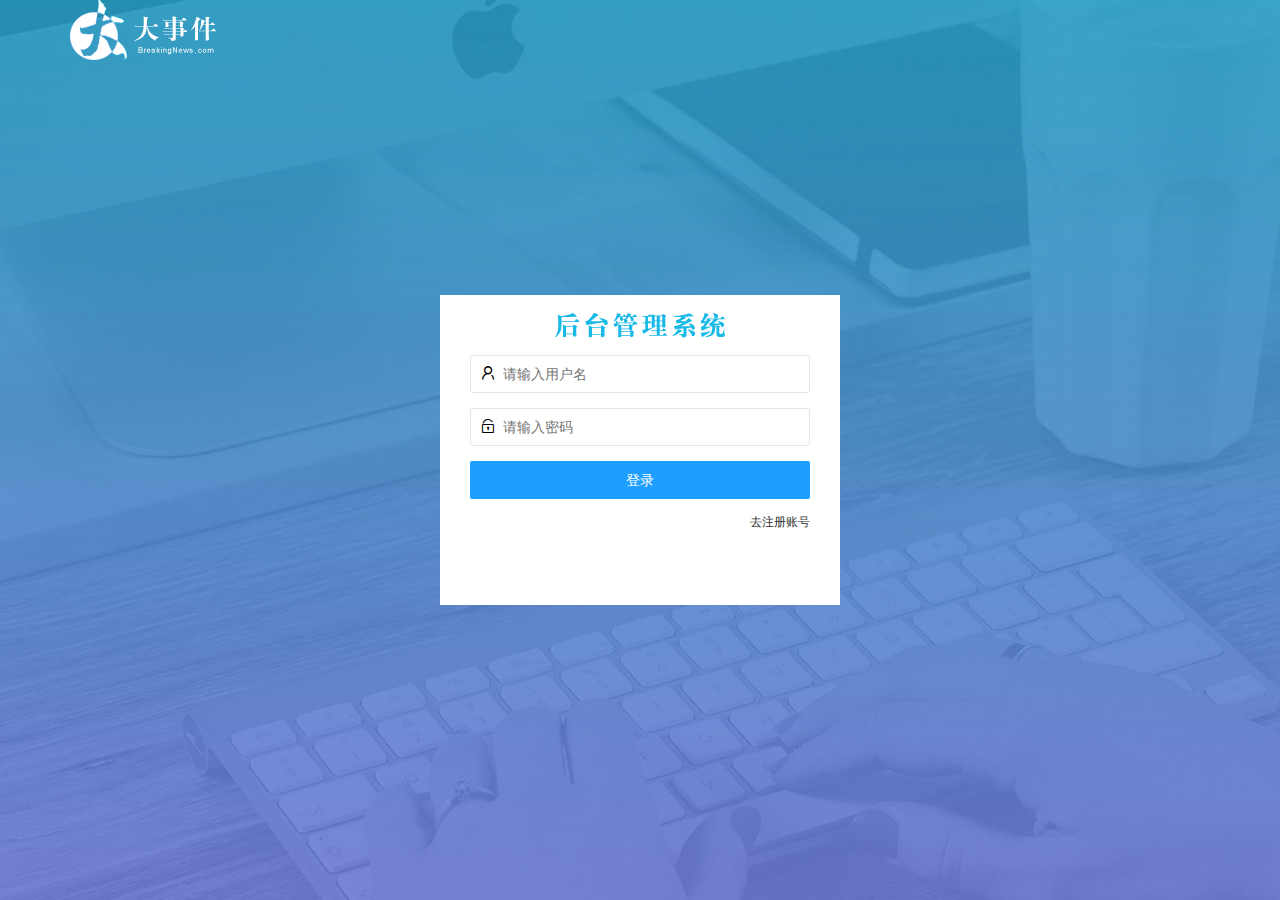
<file: login.html>
<!DOCTYPE html>
<html lang="en">
  <head>
    <meta charset="UTF-8" />
    <meta name="viewport" content="width=device-width, initial-scale=1.0" />
    <title>大事件-登录/注册</title>
    <!-- 导入 LayUI 的样式 -->
    <link rel="stylesheet" href="assets/lib/layui/css/layui.css" />
    <!-- 导入自己的样式表 -->
    <link rel="stylesheet" href="assets/css/login.css" />
  </head>
  <body>
    <!-- 头部的 Logo 区域 -->
    <div class="layui-main">
      <img src="assets/images/logo.png" alt="" />
    </div>

    <!-- 登录注册区域 -->
    <div class="loginAndRegBox">
      <div class="title-box"></div>
      <!-- 登录的div -->
      <div class="login-box">
        <!-- 登录的表单 -->
        <form class="layui-form" id="form_login">
          <!-- 用户名 -->
          <div class="layui-form-item">
            <i class="layui-icon layui-icon-username"></i>
            <input type="text" name="username" required lay-verify="required" placeholder="请输入用户名" autocomplete="off" class="layui-input" />
          </div>
          <!-- 密码 -->
          <div class="layui-form-item">
            <i class="layui-icon layui-icon-password"></i>
            <input type="password" name="password" required lay-verify="required|pwd" placeholder="请输入密码" autocomplete="off" class="layui-input" />
          </div>
          <!-- 登录按钮 -->
          <div class="layui-form-item">
            <!-- 注意：表单提交按钮和普通按钮的区别，就是 lay-submit 属性 -->
            <button class="layui-btn layui-btn-fluid layui-btn-normal" lay-submit>登录</button>
          </div>
          <div class="layui-form-item links">
            <a href="javascript:;" id="link_reg">去注册账号</a>
          </div>
        </form>
      </div>
      <!-- 注册的div -->
      <div class="reg-box">
        <!-- 注册的表单 -->
        <form class="layui-form" id="form_reg">
          <!-- 用户名 -->
          <div class="layui-form-item">
            <i class="layui-icon layui-icon-username"></i>
            <input type="text" name="username" required lay-verify="required" placeholder="请输入用户名" autocomplete="off" class="layui-input" />
          </div>
          <!-- 密码 -->
          <div class="layui-form-item">
            <i class="layui-icon layui-icon-password"></i>
            <input type="password" name="password" required lay-verify="required|pwd" placeholder="请输入密码" autocomplete="off" class="layui-input" id="pwd"/>
          </div>
          <!-- 密码确认框 -->
          <div class="layui-form-item">
            <i class="layui-icon layui-icon-password"></i>
            <input type="password" name="repassword" required lay-verify="required|pwd|repwd" placeholder="再次确认密码" autocomplete="off" class="layui-input" id="repwd"/>
          </div>
          <!-- 注册按钮 -->
          <div class="layui-form-item">
            <!-- 注意：表单提交按钮和普通按钮的区别，就是 lay-submit 属性 -->
            <button class="layui-btn layui-btn-fluid layui-btn-normal" lay-submit>注册</button>
          </div>
          <div class="layui-form-item links">
            <a href="javascript:;" id="link_login">去登录</a>
          </div>
        </form>
      </div>
    </div>

    <!-- 导入 Layui 的JS文件 -->
    <script src="assets/lib/layui/layui.all.js"></script>
    <!-- 导入 JQuery -->
    <script src="assets/lib/jquery.js"></script>
    <!-- 导入自己封装的 baseAPI.js -->
    <script src="assets/js/baseAPI.js"></script>
    <!-- 导入自己的 JavaScript 脚本 -->
    <script src="assets/js/login.js"></script>
  </body>
</html>
</file>
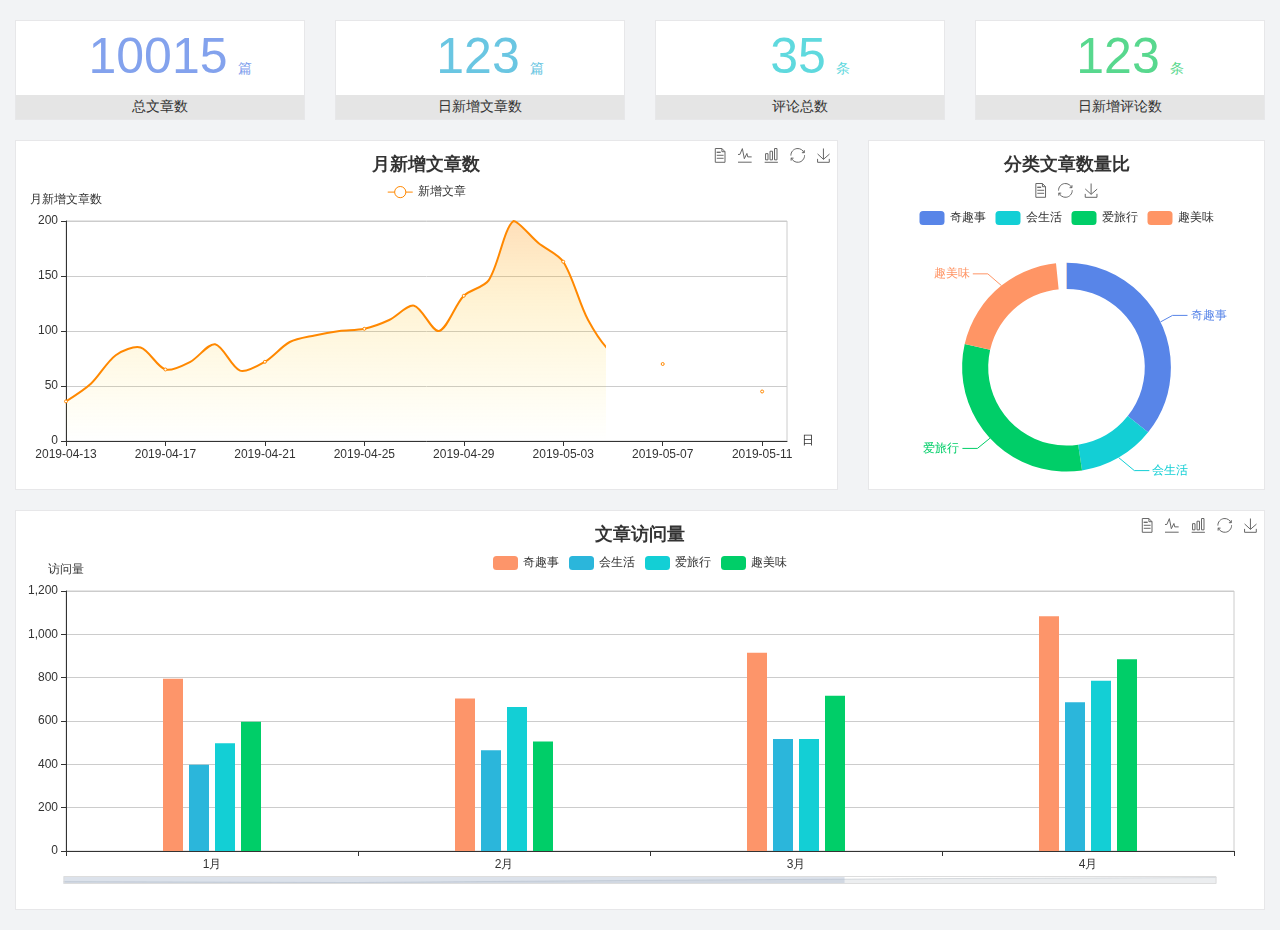
<file: home/dashboard.html>
<!DOCTYPE html>
<html lang="en">

<head>
  <meta charset="UTF-8">
  <meta name="viewport" content="width=device-width, initial-scale=1.0">
  <meta http-equiv="X-UA-Compatible" content="ie=edge">
  <title>图表统计</title>
  <link rel="stylesheet" href="../../assets/lib/bootstrap.css" />
  <link rel="stylesheet" href="../../assets/lib/main.css" />
  <script src="../../assets/lib/jquery.js"></script>
  <script type="text/javascript" src="../../assets/lib/echarts.min.js"></script>
</head>

<body>
  <div class="container-fluid">
    <div class="row spannel_list">
      <div class="col-sm-3 col-xs-6">
        <div class="spannel">
          <em>10015</em><span>篇</span>
          <b>总文章数</b>
        </div>
      </div>
      <div class="col-sm-3 col-xs-6">
        <div class="spannel scolor01">
          <em>123</em><span>篇</span>
          <b>日新增文章数</b>
        </div>
      </div>
      <div class="col-sm-3 col-xs-6">
        <div class="spannel scolor02">
          <em>35</em><span>条</span>
          <b>评论总数</b>
        </div>
      </div>
      <div class="col-sm-3 col-xs-6">
        <div class="spannel scolor03">
          <em>123</em><span>条</span>
          <b>日新增评论数</b>
        </div>
      </div>
    </div>
  </div>

  <div class="container-fluid">
    <div class="row curve-pie">
      <div class="col-lg-8 col-md-8">
        <div class="gragh_pannel" id="curve_show"></div>
      </div>
      <div class="col-lg-4 col-md-4">
        <div class="gragh_pannel" id="pie_show"></div>
      </div>
    </div>
  </div>

  <div class="container-fluid">
    <div class="column_pannel" id="column_show"></div>
  </div>

  <script>
    var oChart = echarts.init(document.getElementById('curve_show'));
    var aList_all = [
      { 'count': 36, 'date': '2019-04-13' },
      { 'count': 52, 'date': '2019-04-14' },
      { 'count': 78, 'date': '2019-04-15' },
      { 'count': 85, 'date': '2019-04-16' },
      { 'count': 65, 'date': '2019-04-17' },
      { 'count': 72, 'date': '2019-04-18' },
      { 'count': 88, 'date': '2019-04-19' },
      { 'count': 64, 'date': '2019-04-20' },
      { 'count': 72, 'date': '2019-04-21' },
      { 'count': 90, 'date': '2019-04-22' },
      { 'count': 96, 'date': '2019-04-23' },
      { 'count': 100, 'date': '2019-04-24' },
      { 'count': 102, 'date': '2019-04-25' },
      { 'count': 110, 'date': '2019-04-26' },
      { 'count': 123, 'date': '2019-04-27' },
      { 'count': 100, 'date': '2019-04-28' },
      { 'count': 132, 'date': '2019-04-29' },
      { 'count': 146, 'date': '2019-04-30' },
      { 'count': 200, 'date': '2019-05-01' },
      { 'count': 180, 'date': '2019-05-02' },
      { 'count': 163, 'date': '2019-05-03' },
      { 'count': 110, 'date': '2019-05-04' },
      { 'count': 80, 'date': '2019-05-05' },
      { 'count': 82, 'date': '2019-05-06' },
      { 'count': 70, 'date': '2019-05-07' },
      { 'count': 65, 'date': '2019-05-08' },
      { 'count': 54, 'date': '2019-05-09' },
      { 'count': 40, 'date': '2019-05-10' },
      { 'count': 45, 'date': '2019-05-11' },
      { 'count': 38, 'date': '2019-05-12' },
    ];

    let aCount = [];
    let aDate = [];

    for (var i = 0; i < aList_all.length; i++) {
      aCount.push(aList_all[i].count);
      aDate.push(aList_all[i].date);
    }

    var chartopt = {
      title: {
        text: '月新增文章数',
        left: 'center',
        top: '10'
      },
      tooltip: {
        trigger: 'axis'
      },
      legend: {
        data: ['新增文章'],
        top: '40'
      },
      toolbox: {
        show: true,
        feature: {
          mark: { show: true },
          dataView: { show: true, readOnly: false },
          magicType: { show: true, type: ['line', 'bar'] },
          restore: { show: true },
          saveAsImage: { show: true }
        }
      },
      calculable: true,
      xAxis: [
        {
          name: '日',
          type: 'category',
          boundaryGap: false,
          data: aDate
        }
      ],
      yAxis: [
        {
          name: '月新增文章数',
          type: 'value'
        }
      ],
      series: [
        {
          name: '新增文章',
          type: 'line',
          smooth: true,
          itemStyle: { normal: { areaStyle: { type: 'default' }, color: '#f80' }, lineStyle: { color: '#f80' } },
          data: aCount
        }],
      areaStyle: {
        normal: {
          color: new echarts.graphic.LinearGradient(0, 0, 0, 1, [{
            offset: 0,
            color: 'rgba(255,136,0,0.39)'
          }, {
            offset: .34,
            color: 'rgba(255,180,0,0.25)'
          }, {
            offset: 1,
            color: 'rgba(255,222,0,0.00)'
          }])

        }
      },
      grid: {
        show: true,
        x: 50,
        x2: 50,
        y: 80,
        height: 220
      }
    };

    oChart.setOption(chartopt);


    var oPie = echarts.init(document.getElementById('pie_show'));
    var oPieopt =
    {
      title: {
        top: 10,
        text: '分类文章数量比',
        x: 'center'
      },
      tooltip: {
        trigger: 'item',
        formatter: "{a} <br/>{b} : {c} ({d}%)"
      },
      color: ['#5885e8', '#13cfd5', '#00ce68', '#ff9565'],
      legend: {
        x: 'center',
        top: 65,
        data: ['奇趣事', '会生活', '爱旅行', '趣美味']
      },
      toolbox: {
        show: true,
        x: 'center',
        top: 35,
        feature: {
          mark: { show: true },
          dataView: { show: true, readOnly: false },
          magicType: {
            show: true,
            type: ['pie', 'funnel'],
            option: {
              funnel: {
                x: '25%',
                width: '50%',
                funnelAlign: 'left',
                max: 1548
              }
            }
          },
          restore: { show: true },
          saveAsImage: { show: true }
        }
      },
      calculable: true,
      series: [
        {
          name: '访问来源',
          type: 'pie',
          radius: ['45%', '60%'],
          center: ['50%', '65%'],
          data: [
            { value: 300, name: '奇趣事' },
            { value: 100, name: '会生活' },
            { value: 260, name: '爱旅行' },
            { value: 180, name: '趣美味' }
          ]
        }
      ]
    };
    oPie.setOption(oPieopt);



    var oColumn = this.echarts.init(document.getElementById('column_show'));
    var oColumnopt =
    {
      title: {
        text: '文章访问量',
        left: 'center',
        top: '10'
      },
      tooltip: {
        trigger: 'axis'
      },
      legend: {
        data: ['奇趣事', '会生活', '爱旅行', '趣美味'],
        top: '40'
      },
      toolbox: {
        show: true,
        feature: {
          mark: { show: true },
          dataView: { show: true, readOnly: false },
          magicType: { show: true, type: ['line', 'bar'] },
          restore: { show: true },
          saveAsImage: { show: true }
        }
      },
      calculable: true,
      xAxis: [
        {
          type: 'category',
          data: ['1月', '2月', '3月', '4月', '5月']
        }
      ],
      yAxis: [
        {
          name: '访问量',
          type: 'value'
        }
      ],
      series: [
        {
          name: '奇趣事',
          type: 'bar',
          barWidth: 20,
          itemStyle: {
            normal: { areaStyle: { type: 'default' }, color: '#fd956a' }
          },
          data: [800, 708, 920, 1090, 1200]
        },
        {
          name: '会生活',
          type: 'bar',
          barWidth: 20,
          itemStyle: {
            normal: { areaStyle: { type: 'default' }, color: '#2bb6db' }
          },
          data: [400, 468, 520, 690, 800]
        },
        {
          name: '爱旅行',
          type: 'bar',
          barWidth: 20,
          itemStyle: {
            normal: { areaStyle: { type: 'default' }, color: '#13cfd5' }
          },
          data: [500, 668, 520, 790, 900]
        },
        {
          name: '趣美味',
          type: 'bar',
          barWidth: 20,
          itemStyle: {
            normal: { areaStyle: { type: 'default' }, color: '#00ce68' }
          },
          data: [600, 508, 720, 890, 1000]
        }
      ],
      grid: {
        show: true,
        x: 50,
        x2: 30,
        y: 80,
        height: 260
      },
      dataZoom: [//给x轴设置滚动条
        {
          start: 0,//默认为0
          end: 100 - 1000 / 31,//默认为100
          type: 'slider',
          show: true,
          xAxisIndex: [0],
          handleSize: 0,//滑动条的 左右2个滑动条的大小
          height: 8,//组件高度
          left: 45, //左边的距离
          right: 50,//右边的距离
          bottom: 26,//右边的距离
          handleColor: '#ddd',//h滑动图标的颜色
          handleStyle: {
            borderColor: "#cacaca",
            borderWidth: "1",
            shadowBlur: 2,
            background: "#ddd",
            shadowColor: "#ddd",
          }
        }]
    };
    oColumn.setOption(oColumnopt);
  </script>
</body>

</html>
</file>
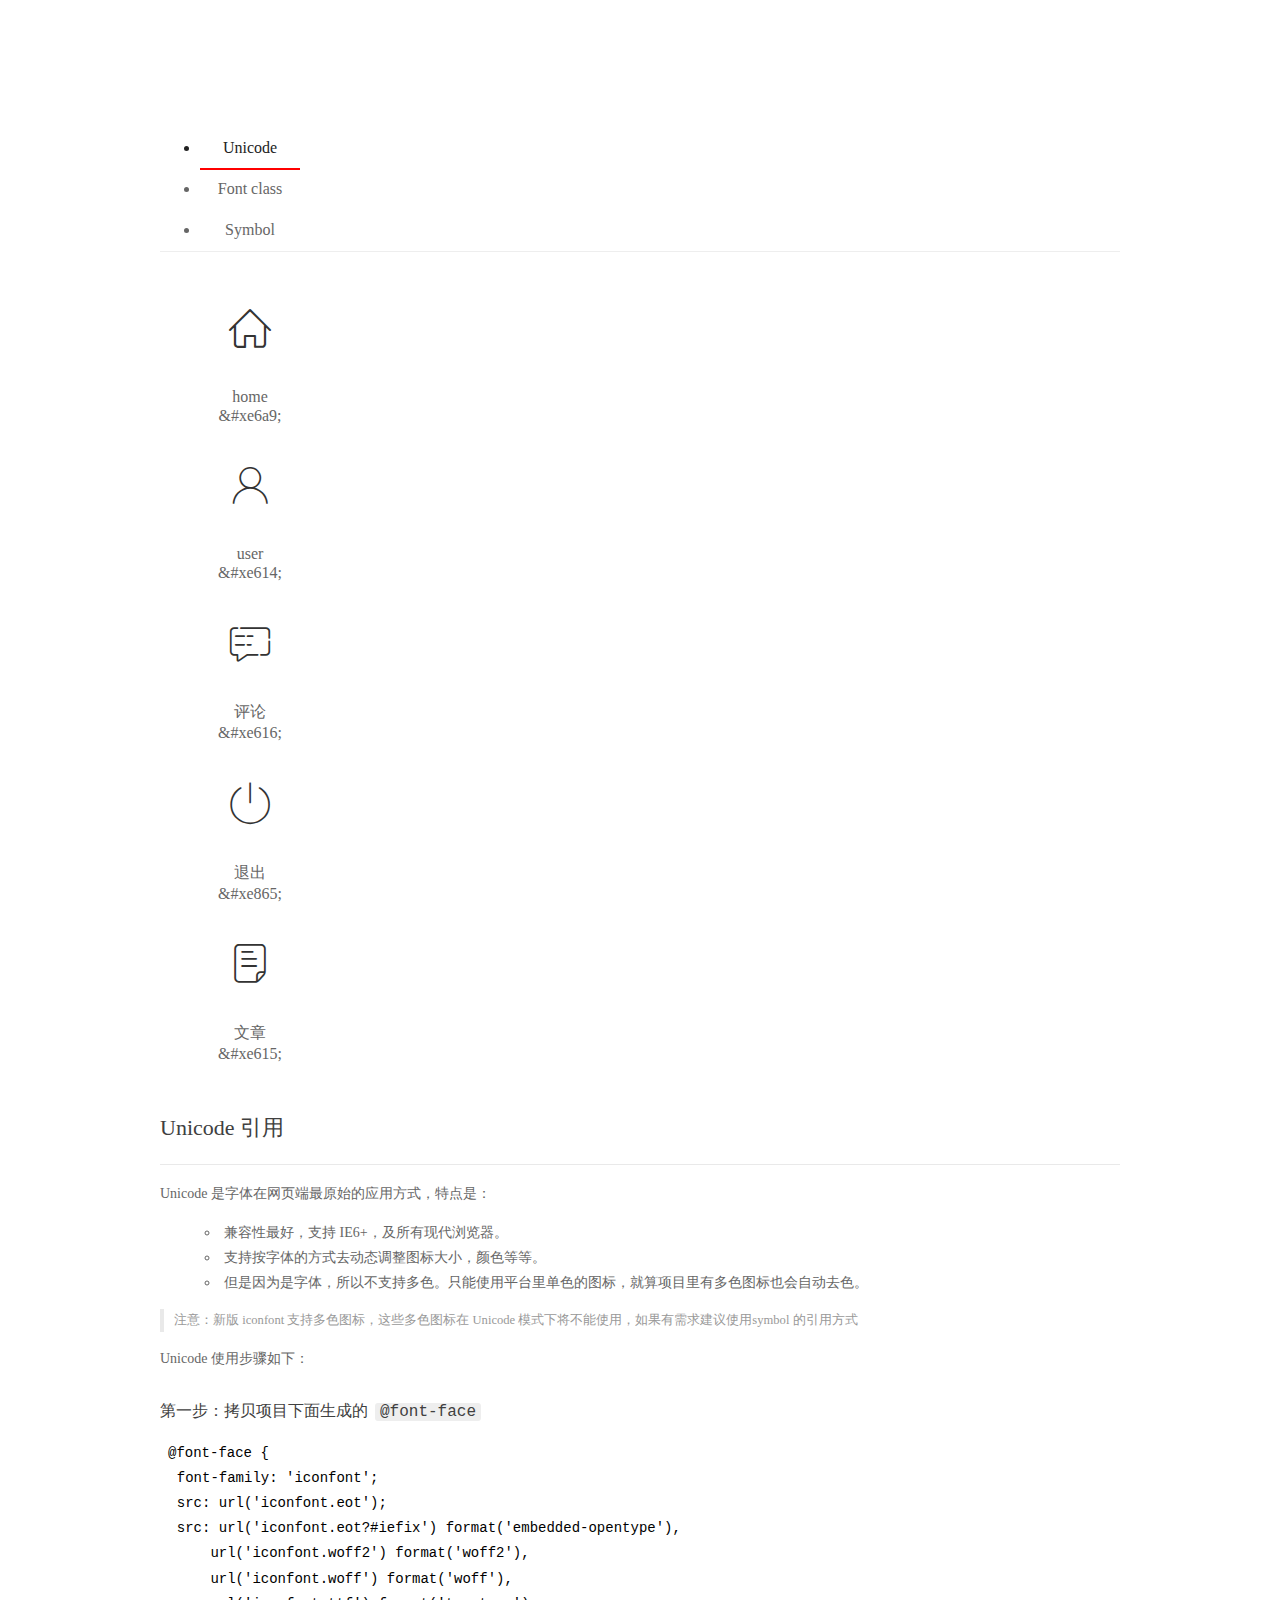
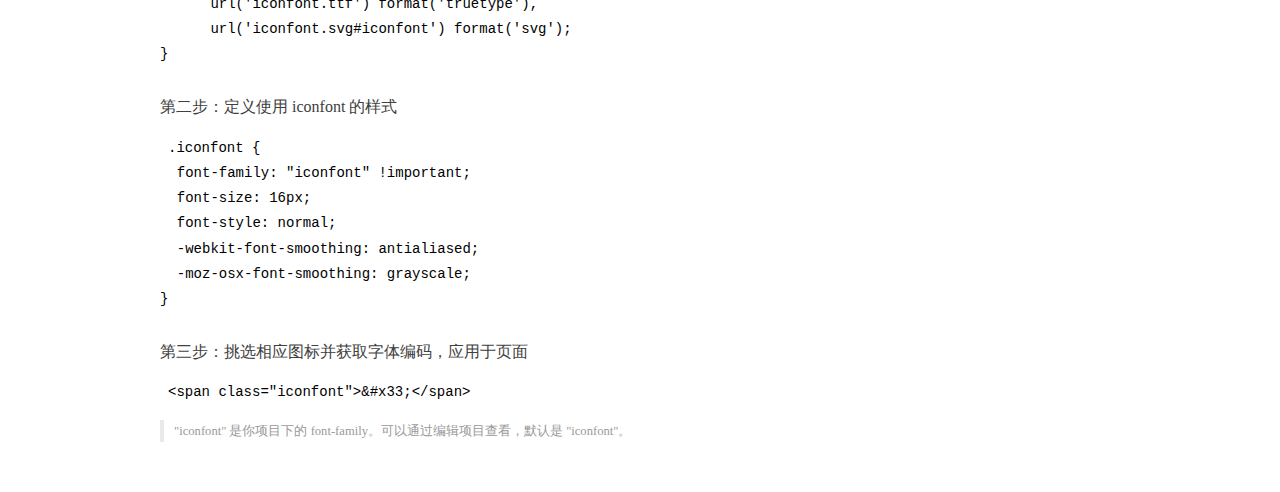
<file: assets/fonts/demo_index.html>
<!DOCTYPE html>
<html>
<head>
  <meta charset="utf-8"/>
  <title>IconFont Demo</title>
  <link rel="shortcut icon" href="https://gtms04.alicdn.com/tps/i4/TB1_oz6GVXXXXaFXpXXJDFnIXXX-64-64.ico" type="image/x-icon"/>
  <link rel="stylesheet" href="https://g.alicdn.com/thx/cube/1.3.2/cube.min.css">
  <link rel="stylesheet" href="demo.css">
  <link rel="stylesheet" href="iconfont.css">
  <script src="iconfont.js"></script>
  <!-- jQuery -->
  <script src="https://a1.alicdn.com/oss/uploads/2018/12/26/7bfddb60-08e8-11e9-9b04-53e73bb6408b.js"></script>
  <!-- 代码高亮 -->
  <script src="https://a1.alicdn.com/oss/uploads/2018/12/26/a3f714d0-08e6-11e9-8a15-ebf944d7534c.js"></script>
</head>
<body>
  <div class="main">
    <h1 class="logo"><a href="https://www.iconfont.cn/" title="iconfont 首页" target="_blank">&#xe86b;</a></h1>
    <div class="nav-tabs">
      <ul id="tabs" class="dib-box">
        <li class="dib active"><span>Unicode</span></li>
        <li class="dib"><span>Font class</span></li>
        <li class="dib"><span>Symbol</span></li>
      </ul>
      
    </div>
    <div class="tab-container">
      <div class="content unicode" style="display: block;">
          <ul class="icon_lists dib-box">
          
            <li class="dib">
              <span class="icon iconfont">&#xe6a9;</span>
                <div class="name">home</div>
                <div class="code-name">&amp;#xe6a9;</div>
              </li>
          
            <li class="dib">
              <span class="icon iconfont">&#xe614;</span>
                <div class="name">user</div>
                <div class="code-name">&amp;#xe614;</div>
              </li>
          
            <li class="dib">
              <span class="icon iconfont">&#xe616;</span>
                <div class="name">评论</div>
                <div class="code-name">&amp;#xe616;</div>
              </li>
          
            <li class="dib">
              <span class="icon iconfont">&#xe865;</span>
                <div class="name">退出</div>
                <div class="code-name">&amp;#xe865;</div>
              </li>
          
            <li class="dib">
              <span class="icon iconfont">&#xe615;</span>
                <div class="name">文章</div>
                <div class="code-name">&amp;#xe615;</div>
              </li>
          
          </ul>
          <div class="article markdown">
          <h2 id="unicode-">Unicode 引用</h2>
          <hr>

          <p>Unicode 是字体在网页端最原始的应用方式，特点是：</p>
          <ul>
            <li>兼容性最好，支持 IE6+，及所有现代浏览器。</li>
            <li>支持按字体的方式去动态调整图标大小，颜色等等。</li>
            <li>但是因为是字体，所以不支持多色。只能使用平台里单色的图标，就算项目里有多色图标也会自动去色。</li>
          </ul>
          <blockquote>
            <p>注意：新版 iconfont 支持多色图标，这些多色图标在 Unicode 模式下将不能使用，如果有需求建议使用symbol 的引用方式</p>
          </blockquote>
          <p>Unicode 使用步骤如下：</p>
          <h3 id="-font-face">第一步：拷贝项目下面生成的 <code>@font-face</code></h3>
<pre><code class="language-css"
>@font-face {
  font-family: 'iconfont';
  src: url('iconfont.eot');
  src: url('iconfont.eot?#iefix') format('embedded-opentype'),
      url('iconfont.woff2') format('woff2'),
      url('iconfont.woff') format('woff'),
      url('iconfont.ttf') format('truetype'),
      url('iconfont.svg#iconfont') format('svg');
}
</code></pre>
          <h3 id="-iconfont-">第二步：定义使用 iconfont 的样式</h3>
<pre><code class="language-css"
>.iconfont {
  font-family: "iconfont" !important;
  font-size: 16px;
  font-style: normal;
  -webkit-font-smoothing: antialiased;
  -moz-osx-font-smoothing: grayscale;
}
</code></pre>
          <h3 id="-">第三步：挑选相应图标并获取字体编码，应用于页面</h3>
<pre>
<code class="language-html"
>&lt;span class="iconfont"&gt;&amp;#x33;&lt;/span&gt;
</code></pre>
          <blockquote>
            <p>"iconfont" 是你项目下的 font-family。可以通过编辑项目查看，默认是 "iconfont"。</p>
          </blockquote>
          </div>
      </div>
      <div class="content font-class">
        <ul class="icon_lists dib-box">
          
          <li class="dib">
            <span class="icon iconfont icon-home"></span>
            <div class="name">
              home
            </div>
            <div class="code-name">.icon-home
            </div>
          </li>
          
          <li class="dib">
            <span class="icon iconfont icon-user"></span>
            <div class="name">
              user
            </div>
            <div class="code-name">.icon-user
            </div>
          </li>
          
          <li class="dib">
            <span class="icon iconfont icon-pinglun"></span>
            <div class="name">
              评论
            </div>
            <div class="code-name">.icon-pinglun
            </div>
          </li>
          
          <li class="dib">
            <span class="icon iconfont icon-tuichu"></span>
            <div class="name">
              退出
            </div>
            <div class="code-name">.icon-tuichu
            </div>
          </li>
          
          <li class="dib">
            <span class="icon iconfont icon-16"></span>
            <div class="name">
              文章
            </div>
            <div class="code-name">.icon-16
            </div>
          </li>
          
        </ul>
        <div class="article markdown">
        <h2 id="font-class-">font-class 引用</h2>
        <hr>

        <p>font-class 是 Unicode 使用方式的一种变种，主要是解决 Unicode 书写不直观，语意不明确的问题。</p>
        <p>与 Unicode 使用方式相比，具有如下特点：</p>
        <ul>
          <li>兼容性良好，支持 IE8+，及所有现代浏览器。</li>
          <li>相比于 Unicode 语意明确，书写更直观。可以很容易分辨这个 icon 是什么。</li>
          <li>因为使用 class 来定义图标，所以当要替换图标时，只需要修改 class 里面的 Unicode 引用。</li>
          <li>不过因为本质上还是使用的字体，所以多色图标还是不支持的。</li>
        </ul>
        <p>使用步骤如下：</p>
        <h3 id="-fontclass-">第一步：引入项目下面生成的 fontclass 代码：</h3>
<pre><code class="language-html">&lt;link rel="stylesheet" href="./iconfont.css"&gt;
</code></pre>
        <h3 id="-">第二步：挑选相应图标并获取类名，应用于页面：</h3>
<pre><code class="language-html">&lt;span class="iconfont icon-xxx"&gt;&lt;/span&gt;
</code></pre>
        <blockquote>
          <p>"
            iconfont" 是你项目下的 font-family。可以通过编辑项目查看，默认是 "iconfont"。</p>
        </blockquote>
      </div>
      </div>
      <div class="content symbol">
          <ul class="icon_lists dib-box">
          
            <li class="dib">
                <svg class="icon svg-icon" aria-hidden="true">
                  <use xlink:href="#icon-home"></use>
                </svg>
                <div class="name">home</div>
                <div class="code-name">#icon-home</div>
            </li>
          
            <li class="dib">
                <svg class="icon svg-icon" aria-hidden="true">
                  <use xlink:href="#icon-user"></use>
                </svg>
                <div class="name">user</div>
                <div class="code-name">#icon-user</div>
            </li>
          
            <li class="dib">
                <svg class="icon svg-icon" aria-hidden="true">
                  <use xlink:href="#icon-pinglun"></use>
                </svg>
                <div class="name">评论</div>
                <div class="code-name">#icon-pinglun</div>
            </li>
          
            <li class="dib">
                <svg class="icon svg-icon" aria-hidden="true">
                  <use xlink:href="#icon-tuichu"></use>
                </svg>
                <div class="name">退出</div>
                <div class="code-name">#icon-tuichu</div>
            </li>
          
            <li class="dib">
                <svg class="icon svg-icon" aria-hidden="true">
                  <use xlink:href="#icon-16"></use>
                </svg>
                <div class="name">文章</div>
                <div class="code-name">#icon-16</div>
            </li>
          
          </ul>
          <div class="article markdown">
          <h2 id="symbol-">Symbol 引用</h2>
          <hr>

          <p>这是一种全新的使用方式，应该说这才是未来的主流，也是平台目前推荐的用法。相关介绍可以参考这篇<a href="">文章</a>
            这种用法其实是做了一个 SVG 的集合，与另外两种相比具有如下特点：</p>
          <ul>
            <li>支持多色图标了，不再受单色限制。</li>
            <li>通过一些技巧，支持像字体那样，通过 <code>font-size</code>, <code>color</code> 来调整样式。</li>
            <li>兼容性较差，支持 IE9+，及现代浏览器。</li>
            <li>浏览器渲染 SVG 的性能一般，还不如 png。</li>
          </ul>
          <p>使用步骤如下：</p>
          <h3 id="-symbol-">第一步：引入项目下面生成的 symbol 代码：</h3>
<pre><code class="language-html">&lt;script src="./iconfont.js"&gt;&lt;/script&gt;
</code></pre>
          <h3 id="-css-">第二步：加入通用 CSS 代码（引入一次就行）：</h3>
<pre><code class="language-html">&lt;style&gt;
.icon {
  width: 1em;
  height: 1em;
  vertical-align: -0.15em;
  fill: currentColor;
  overflow: hidden;
}
&lt;/style&gt;
</code></pre>
          <h3 id="-">第三步：挑选相应图标并获取类名，应用于页面：</h3>
<pre><code class="language-html">&lt;svg class="icon" aria-hidden="true"&gt;
  &lt;use xlink:href="#icon-xxx"&gt;&lt;/use&gt;
&lt;/svg&gt;
</code></pre>
          </div>
      </div>

    </div>
  </div>
  <script>
  $(document).ready(function () {
      $('.tab-container .content:first').show()

      $('#tabs li').click(function (e) {
        var tabContent = $('.tab-container .content')
        var index = $(this).index()

        if ($(this).hasClass('active')) {
          return
        } else {
          $('#tabs li').removeClass('active')
          $(this).addClass('active')

          tabContent.hide().eq(index).fadeIn()
        }
      })
    })
  </script>
</body>
</html>
</file>
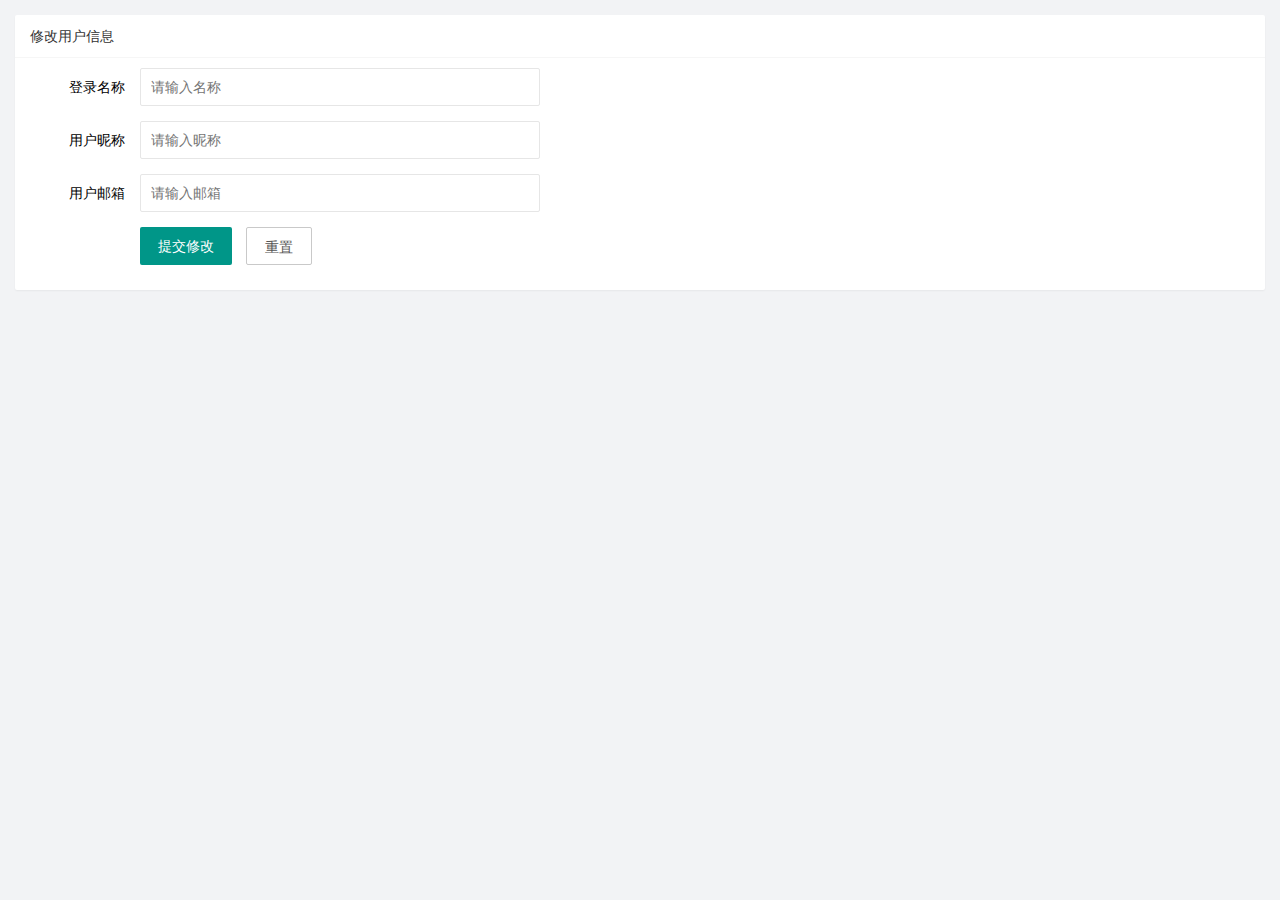
<file: home/user/data.html>
<!DOCTYPE html>
<html lang="en">

<head>
  <meta charset="UTF-8">
  <meta name="viewport" content="width=device-width, initial-scale=1.0">
  <title>Document</title>
  <link rel="stylesheet" href="/assets/lib/layui/css/layui.css">
  <link rel="stylesheet" href="/assets/css/user/data.css">
</head>

<body>
  <div class="layui-card">
    <div class="layui-card-header">修改用户信息</div>
    <div class="layui-card-body">
      <form class="layui-form" action="" id="form" lay-filter="formData">
        <input type="hidden" name="id">
        <!-- 用户名称 -->
        <div class="layui-form-item">
          <label class="layui-form-label">登录名称</label>
          <div class="layui-input-block">
            <input type="text" name="username" required lay-verify="required" placeholder="请输入名称" autocomplete="off"
              class="layui-input" readonly>
          </div>
        </div>
        <!-- 用户昵称 -->
        <div class="layui-form-item">
          <label class="layui-form-label">用户昵称</label>
          <div class="layui-input-block">
            <input type="text" name="nickname" required lay-verify="required|nickname"  placeholder="请输入昵称" autocomplete="off"
              class="layui-input">
          </div>
        </div>
        <!-- 用户邮箱 -->
        <div class="layui-form-item">
          <label class="layui-form-label">用户邮箱</label>
          <div class="layui-input-block">
            <input type="text" name="email" required lay-verify="required|email" placeholder="请输入邮箱" autocomplete="off"
              class="layui-input">
          </div>
        </div>
        <!-- 按钮区域 -->
        <div class="layui-form-item">
          <div class="layui-input-block">
            <button class="layui-btn" lay-submit lay-filter="formDemo" id="submit">提交修改</button>
            <button type="reset" class="layui-btn layui-btn-primary" id="reset">重置</button>
          </div>
        </div>
      </form>
    </div>
  </div>
  <script src="/assets/lib/layui/layui.all.js"></script>
  <script src="/assets/lib/jquery.js"></script>
  <script src="/assets/js/baseAPI.js"></script>
  <script src="/assets/js/user/data.js"></script>
</body>

</html>
</file>
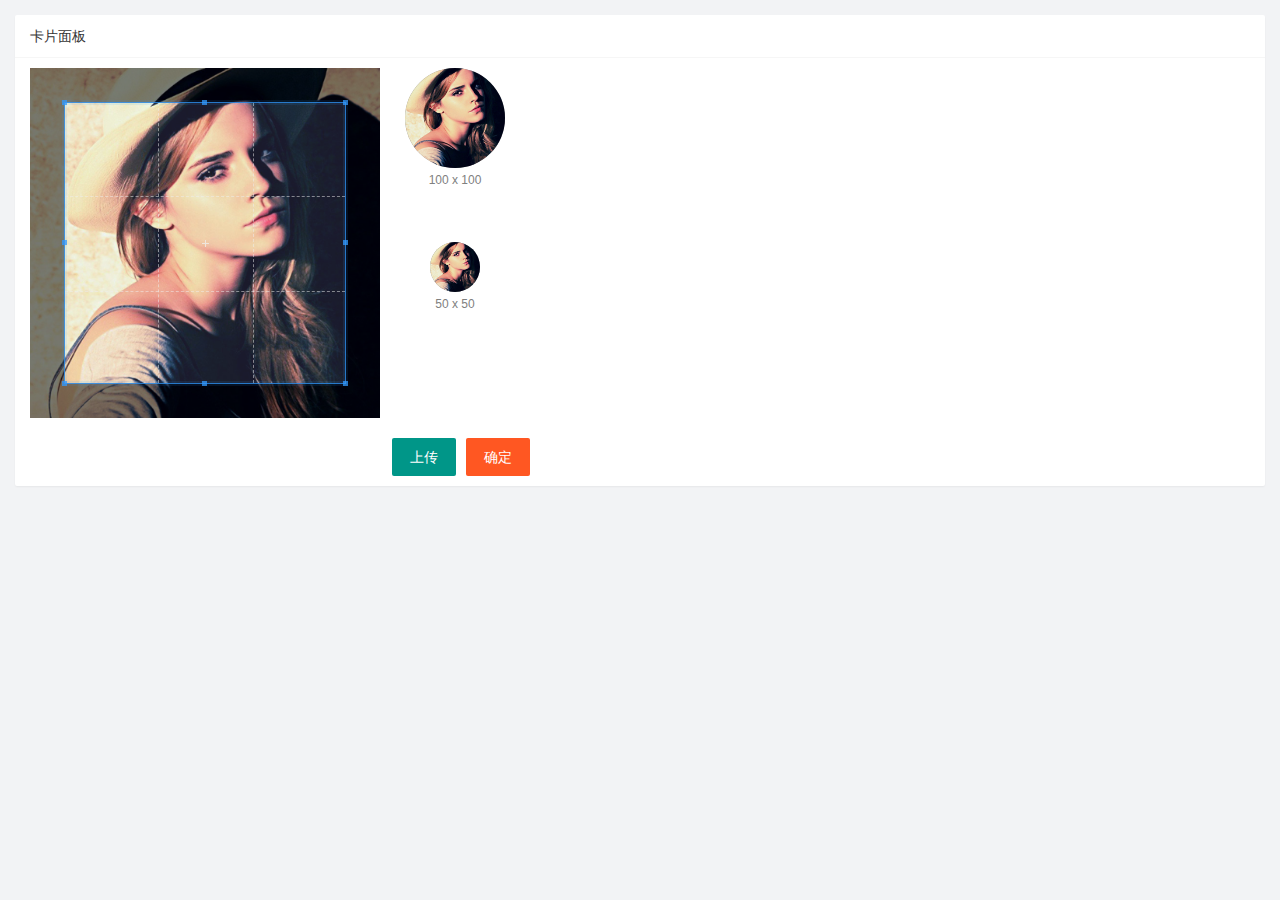
<file: home/user/head_image.html>
<!DOCTYPE html>
<html lang="en">

<head>
    <meta charset="UTF-8">
    <meta name="viewport" content="width=device-width, initial-scale=1.0">
    <title>Document</title>
    <link rel="stylesheet" href="/assets/lib/cropper/cropper.css" />
    <link rel="stylesheet" href="/assets/lib/layui/css/layui.css">
    <link rel="stylesheet" href="/assets/css/user/headImg.css">
</head>

<body>
    <div class="layui-card">
        <div class="layui-card-header">卡片面板</div>
        <div class="layui-card-body">
            <!-- 第一行的图片裁剪和预览区域 -->
            <div class="row1">
                <!-- 图片裁剪区域 -->
                <div class="cropper-box">
                    <!-- 这个 img 标签很重要，将来会把它初始化为裁剪区域 -->
                    <img id="image" src="/assets/images/sample.jpg" />
                </div>
                <!-- 图片的预览区域 -->
                <div class="preview-box">
                    <div>
                        <!-- 宽高为 100px 的预览区域 -->
                        <div class="img-preview w100"></div>
                        <p class="size">100 x 100</p>
                    </div>
                    <div>
                        <!-- 宽高为 50px 的预览区域 -->
                        <div class="img-preview w50"></div>
                        <p class="size">50 x 50</p>
                    </div>
                </div>
            </div>

            <!-- 第二行的按钮区域 -->
            <div class="row2">
                <input type="file" name="" id="file" style="display: none;">
                <button type="button" class="layui-btn" id="btn">上传</button>
                <button type="button" class="layui-btn layui-btn-danger" id="btnUpload">确定</button>
            </div>
        </div>
    </div>
    <script src="/assets/lib/jquery.js"></script>
    <script src="/assets/lib/cropper/Cropper.js"></script>
    <script src="/assets/lib/cropper/jquery-cropper.js"></script>
    <script src="/assets/lib/layui/layui.all.js"></script>
    <script src="/assets/js/baseAPI.js"></script>
    <script src="/assets/js/user/headImg.js"></script>
</body>

</html>
</file>
<file: assets/lib/layui/css/layui.css>
/** layui-v2.5.5 MIT License By https://www.layui.com */
 .layui-inline,img{display:inline-block;vertical-align:middle}h1,h2,h3,h4,h5,h6{font-weight:400}.layui-edge,.layui-header,.layui-inline,.layui-main{position:relative}.layui-body,.layui-edge,.layui-elip{overflow:hidden}.layui-btn,.layui-edge,.layui-inline,img{vertical-align:middle}.layui-btn,.layui-disabled,.layui-icon,.layui-unselect{-moz-user-select:none;-webkit-user-select:none;-ms-user-select:none}.layui-elip,.layui-form-checkbox span,.layui-form-pane .layui-form-label{text-overflow:ellipsis;white-space:nowrap}.layui-breadcrumb,.layui-tree-btnGroup{visibility:hidden}blockquote,body,button,dd,div,dl,dt,form,h1,h2,h3,h4,h5,h6,input,li,ol,p,pre,td,textarea,th,ul{margin:0;padding:0;-webkit-tap-highlight-color:rgba(0,0,0,0)}a:active,a:hover{outline:0}img{border:none}li{list-style:none}table{border-collapse:collapse;border-spacing:0}h4,h5,h6{font-size:100%}button,input,optgroup,option,select,textarea{font-family:inherit;font-size:inherit;font-style:inherit;font-weight:inherit;outline:0}pre{white-space:pre-wrap;white-space:-moz-pre-wrap;white-space:-pre-wrap;white-space:-o-pre-wrap;word-wrap:break-word}body{line-height:24px;font:14px Helvetica Neue,Helvetica,PingFang SC,Tahoma,Arial,sans-serif}hr{height:1px;margin:10px 0;border:0;clear:both}a{color:#333;text-decoration:none}a:hover{color:#777}a cite{font-style:normal;*cursor:pointer}.layui-border-box,.layui-border-box *{box-sizing:border-box}.layui-box,.layui-box *{box-sizing:content-box}.layui-clear{clear:both;*zoom:1}.layui-clear:after{content:'\20';clear:both;*zoom:1;display:block;height:0}.layui-inline{*display:inline;*zoom:1}.layui-edge{display:inline-block;width:0;height:0;border-width:6px;border-style:dashed;border-color:transparent}.layui-edge-top{top:-4px;border-bottom-color:#999;border-bottom-style:solid}.layui-edge-right{border-left-color:#999;border-left-style:solid}.layui-edge-bottom{top:2px;border-top-color:#999;border-top-style:solid}.layui-edge-left{border-right-color:#999;border-right-style:solid}.layui-disabled,.layui-disabled:hover{color:#d2d2d2!important;cursor:not-allowed!important}.layui-circle{border-radius:100%}.layui-show{display:block!important}.layui-hide{display:none!important}@font-face{font-family:layui-icon;src:url(../font/iconfont.eot?v=250);src:url(../font/iconfont.eot?v=250#iefix) format('embedded-opentype'),url(../font/iconfont.woff2?v=250) format('woff2'),url(../font/iconfont.woff?v=250) format('woff'),url(../font/iconfont.ttf?v=250) format('truetype'),url(../font/iconfont.svg?v=250#layui-icon) format('svg')}.layui-icon{font-family:layui-icon!important;font-size:16px;font-style:normal;-webkit-font-smoothing:antialiased;-moz-osx-font-smoothing:grayscale}.layui-icon-reply-fill:before{content:"\e611"}.layui-icon-set-fill:before{content:"\e614"}.layui-icon-menu-fill:before{content:"\e60f"}.layui-icon-search:before{content:"\e615"}.layui-icon-share:before{content:"\e641"}.layui-icon-set-sm:before{content:"\e620"}.layui-icon-engine:before{content:"\e628"}.layui-icon-close:before{content:"\1006"}.layui-icon-close-fill:before{content:"\1007"}.layui-icon-chart-screen:before{content:"\e629"}.layui-icon-star:before{content:"\e600"}.layui-icon-circle-dot:before{content:"\e617"}.layui-icon-chat:before{content:"\e606"}.layui-icon-release:before{content:"\e609"}.layui-icon-list:before{content:"\e60a"}.layui-icon-chart:before{content:"\e62c"}.layui-icon-ok-circle:before{content:"\1005"}.layui-icon-layim-theme:before{content:"\e61b"}.layui-icon-table:before{content:"\e62d"}.layui-icon-right:before{content:"\e602"}.layui-icon-left:before{content:"\e603"}.layui-icon-cart-simple:before{content:"\e698"}.layui-icon-face-cry:before{content:"\e69c"}.layui-icon-face-smile:before{content:"\e6af"}.layui-icon-survey:before{content:"\e6b2"}.layui-icon-tree:before{content:"\e62e"}.layui-icon-upload-circle:before{content:"\e62f"}.layui-icon-add-circle:before{content:"\e61f"}.layui-icon-download-circle:before{content:"\e601"}.layui-icon-templeate-1:before{content:"\e630"}.layui-icon-util:before{content:"\e631"}.layui-icon-face-surprised:before{content:"\e664"}.layui-icon-edit:before{content:"\e642"}.layui-icon-speaker:before{content:"\e645"}.layui-icon-down:before{content:"\e61a"}.layui-icon-file:before{content:"\e621"}.layui-icon-layouts:before{content:"\e632"}.layui-icon-rate-half:before{content:"\e6c9"}.layui-icon-add-circle-fine:before{content:"\e608"}.layui-icon-prev-circle:before{content:"\e633"}.layui-icon-read:before{content:"\e705"}.layui-icon-404:before{content:"\e61c"}.layui-icon-carousel:before{content:"\e634"}.layui-icon-help:before{content:"\e607"}.layui-icon-code-circle:before{content:"\e635"}.layui-icon-water:before{content:"\e636"}.layui-icon-username:before{content:"\e66f"}.layui-icon-find-fill:before{content:"\e670"}.layui-icon-about:before{content:"\e60b"}.layui-icon-location:before{content:"\e715"}.layui-icon-up:before{content:"\e619"}.layui-icon-pause:before{content:"\e651"}.layui-icon-date:before{content:"\e637"}.layui-icon-layim-uploadfile:before{content:"\e61d"}.layui-icon-delete:before{content:"\e640"}.layui-icon-play:before{content:"\e652"}.layui-icon-top:before{content:"\e604"}.layui-icon-friends:before{content:"\e612"}.layui-icon-refresh-3:before{content:"\e9aa"}.layui-icon-ok:before{content:"\e605"}.layui-icon-layer:before{content:"\e638"}.layui-icon-face-smile-fine:before{content:"\e60c"}.layui-icon-dollar:before{content:"\e659"}.layui-icon-group:before{content:"\e613"}.layui-icon-layim-download:before{content:"\e61e"}.layui-icon-picture-fine:before{content:"\e60d"}.layui-icon-link:before{content:"\e64c"}.layui-icon-diamond:before{content:"\e735"}.layui-icon-log:before{content:"\e60e"}.layui-icon-rate-solid:before{content:"\e67a"}.layui-icon-fonts-del:before{content:"\e64f"}.layui-icon-unlink:before{content:"\e64d"}.layui-icon-fonts-clear:before{content:"\e639"}.layui-icon-triangle-r:before{content:"\e623"}.layui-icon-circle:before{content:"\e63f"}.layui-icon-radio:before{content:"\e643"}.layui-icon-align-center:before{content:"\e647"}.layui-icon-align-right:before{content:"\e648"}.layui-icon-align-left:before{content:"\e649"}.layui-icon-loading-1:before{content:"\e63e"}.layui-icon-return:before{content:"\e65c"}.layui-icon-fonts-strong:before{content:"\e62b"}.layui-icon-upload:before{content:"\e67c"}.layui-icon-dialogue:before{content:"\e63a"}.layui-icon-video:before{content:"\e6ed"}.layui-icon-headset:before{content:"\e6fc"}.layui-icon-cellphone-fine:before{content:"\e63b"}.layui-icon-add-1:before{content:"\e654"}.layui-icon-face-smile-b:before{content:"\e650"}.layui-icon-fonts-html:before{content:"\e64b"}.layui-icon-form:before{content:"\e63c"}.layui-icon-cart:before{content:"\e657"}.layui-icon-camera-fill:before{content:"\e65d"}.layui-icon-tabs:before{content:"\e62a"}.layui-icon-fonts-code:before{content:"\e64e"}.layui-icon-fire:before{content:"\e756"}.layui-icon-set:before{content:"\e716"}.layui-icon-fonts-u:before{content:"\e646"}.layui-icon-triangle-d:before{content:"\e625"}.layui-icon-tips:before{content:"\e702"}.layui-icon-picture:before{content:"\e64a"}.layui-icon-more-vertical:before{content:"\e671"}.layui-icon-flag:before{content:"\e66c"}.layui-icon-loading:before{content:"\e63d"}.layui-icon-fonts-i:before{content:"\e644"}.layui-icon-refresh-1:before{content:"\e666"}.layui-icon-rmb:before{content:"\e65e"}.layui-icon-home:before{content:"\e68e"}.layui-icon-user:before{content:"\e770"}.layui-icon-notice:before{content:"\e667"}.layui-icon-login-weibo:before{content:"\e675"}.layui-icon-voice:before{content:"\e688"}.layui-icon-upload-drag:before{content:"\e681"}.layui-icon-login-qq:before{content:"\e676"}.layui-icon-snowflake:before{content:"\e6b1"}.layui-icon-file-b:before{content:"\e655"}.layui-icon-template:before{content:"\e663"}.layui-icon-auz:before{content:"\e672"}.layui-icon-console:before{content:"\e665"}.layui-icon-app:before{content:"\e653"}.layui-icon-prev:before{content:"\e65a"}.layui-icon-website:before{content:"\e7ae"}.layui-icon-next:before{content:"\e65b"}.layui-icon-component:before{content:"\e857"}.layui-icon-more:before{content:"\e65f"}.layui-icon-login-wechat:before{content:"\e677"}.layui-icon-shrink-right:before{content:"\e668"}.layui-icon-spread-left:before{content:"\e66b"}.layui-icon-camera:before{content:"\e660"}.layui-icon-note:before{content:"\e66e"}.layui-icon-refresh:before{content:"\e669"}.layui-icon-female:before{content:"\e661"}.layui-icon-male:before{content:"\e662"}.layui-icon-password:before{content:"\e673"}.layui-icon-senior:before{content:"\e674"}.layui-icon-theme:before{content:"\e66a"}.layui-icon-tread:before{content:"\e6c5"}.layui-icon-praise:before{content:"\e6c6"}.layui-icon-star-fill:before{content:"\e658"}.layui-icon-rate:before{content:"\e67b"}.layui-icon-template-1:before{content:"\e656"}.layui-icon-vercode:before{content:"\e679"}.layui-icon-cellphone:before{content:"\e678"}.layui-icon-screen-full:before{content:"\e622"}.layui-icon-screen-restore:before{content:"\e758"}.layui-icon-cols:before{content:"\e610"}.layui-icon-export:before{content:"\e67d"}.layui-icon-print:before{content:"\e66d"}.layui-icon-slider:before{content:"\e714"}.layui-icon-addition:before{content:"\e624"}.layui-icon-subtraction:before{content:"\e67e"}.layui-icon-service:before{content:"\e626"}.layui-icon-transfer:before{content:"\e691"}.layui-main{width:1140px;margin:0 auto}.layui-header{z-index:1000;height:60px}.layui-header a:hover{transition:all .5s;-webkit-transition:all .5s}.layui-side{position:fixed;left:0;top:0;bottom:0;z-index:999;width:200px;overflow-x:hidden}.layui-side-scroll{position:relative;width:220px;height:100%;overflow-x:hidden}.layui-body{position:absolute;left:200px;right:0;top:0;bottom:0;z-index:998;width:auto;overflow-y:auto;box-sizing:border-box}.layui-layout-body{overflow:hidden}.layui-layout-admin .layui-header{background-color:#23262E}.layui-layout-admin .layui-side{top:60px;width:200px;overflow-x:hidden}.layui-layout-admin .layui-body{position:fixed;top:60px;bottom:44px}.layui-layout-admin .layui-main{width:auto;margin:0 15px}.layui-layout-admin .layui-footer{position:fixed;left:200px;right:0;bottom:0;height:44px;line-height:44px;padding:0 15px;background-color:#eee}.layui-layout-admin .layui-logo{position:absolute;left:0;top:0;width:200px;height:100%;line-height:60px;text-align:center;color:#009688;font-size:16px}.layui-layout-admin .layui-header .layui-nav{background:0 0}.layui-layout-left{position:absolute!important;left:200px;top:0}.layui-layout-right{position:absolute!important;right:0;top:0}.layui-container{position:relative;margin:0 auto;padding:0 15px;box-sizing:border-box}.layui-fluid{position:relative;margin:0 auto;padding:0 15px}.layui-row:after,.layui-row:before{content:'';display:block;clear:both}.layui-col-lg1,.layui-col-lg10,.layui-col-lg11,.layui-col-lg12,.layui-col-lg2,.layui-col-lg3,.layui-col-lg4,.layui-col-lg5,.layui-col-lg6,.layui-col-lg7,.layui-col-lg8,.layui-col-lg9,.layui-col-md1,.layui-col-md10,.layui-col-md11,.layui-col-md12,.layui-col-md2,.layui-col-md3,.layui-col-md4,.layui-col-md5,.layui-col-md6,.layui-col-md7,.layui-col-md8,.layui-col-md9,.layui-col-sm1,.layui-col-sm10,.layui-col-sm11,.layui-col-sm12,.layui-col-sm2,.layui-col-sm3,.layui-col-sm4,.layui-col-sm5,.layui-col-sm6,.layui-col-sm7,.layui-col-sm8,.layui-col-sm9,.layui-col-xs1,.layui-col-xs10,.layui-col-xs11,.layui-col-xs12,.layui-col-xs2,.layui-col-xs3,.layui-col-xs4,.layui-col-xs5,.layui-col-xs6,.layui-col-xs7,.layui-col-xs8,.layui-col-xs9{position:relative;display:block;box-sizing:border-box}.layui-col-xs1,.layui-col-xs10,.layui-col-xs11,.layui-col-xs12,.layui-col-xs2,.layui-col-xs3,.layui-col-xs4,.layui-col-xs5,.layui-col-xs6,.layui-col-xs7,.layui-col-xs8,.layui-col-xs9{float:left}.layui-col-xs1{width:8.33333333%}.layui-col-xs2{width:16.66666667%}.layui-col-xs3{width:25%}.layui-col-xs4{width:33.33333333%}.layui-col-xs5{width:41.66666667%}.layui-col-xs6{width:50%}.layui-col-xs7{width:58.33333333%}.layui-col-xs8{width:66.66666667%}.layui-col-xs9{width:75%}.layui-col-xs10{width:83.33333333%}.layui-col-xs11{width:91.66666667%}.layui-col-xs12{width:100%}.layui-col-xs-offset1{margin-left:8.33333333%}.layui-col-xs-offset2{margin-left:16.66666667%}.layui-col-xs-offset3{margin-left:25%}.layui-col-xs-offset4{margin-left:33.33333333%}.layui-col-xs-offset5{margin-left:41.66666667%}.layui-col-xs-offset6{margin-left:50%}.layui-col-xs-offset7{margin-left:58.33333333%}.layui-col-xs-offset8{margin-left:66.66666667%}.layui-col-xs-offset9{margin-left:75%}.layui-col-xs-offset10{margin-left:83.33333333%}.layui-col-xs-offset11{margin-left:91.66666667%}.layui-col-xs-offset12{margin-left:100%}@media screen and (max-width:768px){.layui-hide-xs{display:none!important}.layui-show-xs-block{display:block!important}.layui-show-xs-inline{display:inline!important}.layui-show-xs-inline-block{display:inline-block!important}}@media screen and (min-width:768px){.layui-container{width:750px}.layui-hide-sm{display:none!important}.layui-show-sm-block{display:block!important}.layui-show-sm-inline{display:inline!important}.layui-show-sm-inline-block{display:inline-block!important}.layui-col-sm1,.layui-col-sm10,.layui-col-sm11,.layui-col-sm12,.layui-col-sm2,.layui-col-sm3,.layui-col-sm4,.layui-col-sm5,.layui-col-sm6,.layui-col-sm7,.layui-col-sm8,.layui-col-sm9{float:left}.layui-col-sm1{width:8.33333333%}.layui-col-sm2{width:16.66666667%}.layui-col-sm3{width:25%}.layui-col-sm4{width:33.33333333%}.layui-col-sm5{width:41.66666667%}.layui-col-sm6{width:50%}.layui-col-sm7{width:58.33333333%}.layui-col-sm8{width:66.66666667%}.layui-col-sm9{width:75%}.layui-col-sm10{width:83.33333333%}.layui-col-sm11{width:91.66666667%}.layui-col-sm12{width:100%}.layui-col-sm-offset1{margin-left:8.33333333%}.layui-col-sm-offset2{margin-left:16.66666667%}.layui-col-sm-offset3{margin-left:25%}.layui-col-sm-offset4{margin-left:33.33333333%}.layui-col-sm-offset5{margin-left:41.66666667%}.layui-col-sm-offset6{margin-left:50%}.layui-col-sm-offset7{margin-left:58.33333333%}.layui-col-sm-offset8{margin-left:66.66666667%}.layui-col-sm-offset9{margin-left:75%}.layui-col-sm-offset10{margin-left:83.33333333%}.layui-col-sm-offset11{margin-left:91.66666667%}.layui-col-sm-offset12{margin-left:100%}}@media screen and (min-width:992px){.layui-container{width:970px}.layui-hide-md{display:none!important}.layui-show-md-block{display:block!important}.layui-show-md-inline{display:inline!important}.layui-show-md-inline-block{display:inline-block!important}.layui-col-md1,.layui-col-md10,.layui-col-md11,.layui-col-md12,.layui-col-md2,.layui-col-md3,.layui-col-md4,.layui-col-md5,.layui-col-md6,.layui-col-md7,.layui-col-md8,.layui-col-md9{float:left}.layui-col-md1{width:8.33333333%}.layui-col-md2{width:16.66666667%}.layui-col-md3{width:25%}.layui-col-md4{width:33.33333333%}.layui-col-md5{width:41.66666667%}.layui-col-md6{width:50%}.layui-col-md7{width:58.33333333%}.layui-col-md8{width:66.66666667%}.layui-col-md9{width:75%}.layui-col-md10{width:83.33333333%}.layui-col-md11{width:91.66666667%}.layui-col-md12{width:100%}.layui-col-md-offset1{margin-left:8.33333333%}.layui-col-md-offset2{margin-left:16.66666667%}.layui-col-md-offset3{margin-left:25%}.layui-col-md-offset4{margin-left:33.33333333%}.layui-col-md-offset5{margin-left:41.66666667%}.layui-col-md-offset6{margin-left:50%}.layui-col-md-offset7{margin-left:58.33333333%}.layui-col-md-offset8{margin-left:66.66666667%}.layui-col-md-offset9{margin-left:75%}.layui-col-md-offset10{margin-left:83.33333333%}.layui-col-md-offset11{margin-left:91.66666667%}.layui-col-md-offset12{margin-left:100%}}@media screen and (min-width:1200px){.layui-container{width:1170px}.layui-hide-lg{display:none!important}.layui-show-lg-block{display:block!important}.layui-show-lg-inline{display:inline!important}.layui-show-lg-inline-block{display:inline-block!important}.layui-col-lg1,.layui-col-lg10,.layui-col-lg11,.layui-col-lg12,.layui-col-lg2,.layui-col-lg3,.layui-col-lg4,.layui-col-lg5,.layui-col-lg6,.layui-col-lg7,.layui-col-lg8,.layui-col-lg9{float:left}.layui-col-lg1{width:8.33333333%}.layui-col-lg2{width:16.66666667%}.layui-col-lg3{width:25%}.layui-col-lg4{width:33.33333333%}.layui-col-lg5{width:41.66666667%}.layui-col-lg6{width:50%}.layui-col-lg7{width:58.33333333%}.layui-col-lg8{width:66.66666667%}.layui-col-lg9{width:75%}.layui-col-lg10{width:83.33333333%}.layui-col-lg11{width:91.66666667%}.layui-col-lg12{width:100%}.layui-col-lg-offset1{margin-left:8.33333333%}.layui-col-lg-offset2{margin-left:16.66666667%}.layui-col-lg-offset3{margin-left:25%}.layui-col-lg-offset4{margin-left:33.33333333%}.layui-col-lg-offset5{margin-left:41.66666667%}.layui-col-lg-offset6{margin-left:50%}.layui-col-lg-offset7{margin-left:58.33333333%}.layui-col-lg-offset8{margin-left:66.66666667%}.layui-col-lg-offset9{margin-left:75%}.layui-col-lg-offset10{margin-left:83.33333333%}.layui-col-lg-offset11{margin-left:91.66666667%}.layui-col-lg-offset12{margin-left:100%}}.layui-col-space1{margin:-.5px}.layui-col-space1>*{padding:.5px}.layui-col-space3{margin:-1.5px}.layui-col-space3>*{padding:1.5px}.layui-col-space5{margin:-2.5px}.layui-col-space5>*{padding:2.5px}.layui-col-space8{margin:-3.5px}.layui-col-space8>*{padding:3.5px}.layui-col-space10{margin:-5px}.layui-col-space10>*{padding:5px}.layui-col-space12{margin:-6px}.layui-col-space12>*{padding:6px}.layui-col-space15{margin:-7.5px}.layui-col-space15>*{padding:7.5px}.layui-col-space18{margin:-9px}.layui-col-space18>*{padding:9px}.layui-col-space20{margin:-10px}.layui-col-space20>*{padding:10px}.layui-col-space22{margin:-11px}.layui-col-space22>*{padding:11px}.layui-col-space25{margin:-12.5px}.layui-col-space25>*{padding:12.5px}.layui-col-space30{margin:-15px}.layui-col-space30>*{padding:15px}.layui-btn,.layui-input,.layui-select,.layui-textarea,.layui-upload-button{outline:0;-webkit-appearance:none;transition:all .3s;-webkit-transition:all .3s;box-sizing:border-box}.layui-elem-quote{margin-bottom:10px;padding:15px;line-height:22px;border-left:5px solid #009688;border-radius:0 2px 2px 0;background-color:#f2f2f2}.layui-quote-nm{border-style:solid;border-width:1px 1px 1px 5px;background:0 0}.layui-elem-field{margin-bottom:10px;padding:0;border-width:1px;border-style:solid}.layui-elem-field legend{margin-left:20px;padding:0 10px;font-size:20px;font-weight:300}.layui-field-title{margin:10px 0 20px;border-width:1px 0 0}.layui-field-box{padding:10px 15px}.layui-field-title .layui-field-box{padding:10px 0}.layui-progress{position:relative;height:6px;border-radius:20px;background-color:#e2e2e2}.layui-progress-bar{position:absolute;left:0;top:0;width:0;max-width:100%;height:6px;border-radius:20px;text-align:right;background-color:#5FB878;transition:all .3s;-webkit-transition:all .3s}.layui-progress-big,.layui-progress-big .layui-progress-bar{height:18px;line-height:18px}.layui-progress-text{position:relative;top:-20px;line-height:18px;font-size:12px;color:#666}.layui-progress-big .layui-progress-text{position:static;padding:0 10px;color:#fff}.layui-collapse{border-width:1px;border-style:solid;border-radius:2px}.layui-colla-content,.layui-colla-item{border-top-width:1px;border-top-style:solid}.layui-colla-item:first-child{border-top:none}.layui-colla-title{position:relative;height:42px;line-height:42px;padding:0 15px 0 35px;color:#333;background-color:#f2f2f2;cursor:pointer;font-size:14px;overflow:hidden}.layui-colla-content{display:none;padding:10px 15px;line-height:22px;color:#666}.layui-colla-icon{position:absolute;left:15px;top:0;font-size:14px}.layui-card{margin-bottom:15px;border-radius:2px;background-color:#fff;box-shadow:0 1px 2px 0 rgba(0,0,0,.05)}.layui-card:last-child{margin-bottom:0}.layui-card-header{position:relative;height:42px;line-height:42px;padding:0 15px;border-bottom:1px solid #f6f6f6;color:#333;border-radius:2px 2px 0 0;font-size:14px}.layui-bg-black,.layui-bg-blue,.layui-bg-cyan,.layui-bg-green,.layui-bg-orange,.layui-bg-red{color:#fff!important}.layui-card-body{position:relative;padding:10px 15px;line-height:24px}.layui-card-body[pad15]{padding:15px}.layui-card-body[pad20]{padding:20px}.layui-card-body .layui-table{margin:5px 0}.layui-card .layui-tab{margin:0}.layui-panel-window{position:relative;padding:15px;border-radius:0;border-top:5px solid #E6E6E6;background-color:#fff}.layui-auxiliar-moving{position:fixed;left:0;right:0;top:0;bottom:0;width:100%;height:100%;background:0 0;z-index:9999999999}.layui-form-label,.layui-form-mid,.layui-form-select,.layui-input-block,.layui-input-inline,.layui-textarea{position:relative}.layui-bg-red{background-color:#FF5722!important}.layui-bg-orange{background-color:#FFB800!important}.layui-bg-green{background-color:#009688!important}.layui-bg-cyan{background-color:#2F4056!important}.layui-bg-blue{background-color:#1E9FFF!important}.layui-bg-black{background-color:#393D49!important}.layui-bg-gray{background-color:#eee!important;color:#666!important}.layui-badge-rim,.layui-colla-content,.layui-colla-item,.layui-collapse,.layui-elem-field,.layui-form-pane .layui-form-item[pane],.layui-form-pane .layui-form-label,.layui-input,.layui-layedit,.layui-layedit-tool,.layui-quote-nm,.layui-select,.layui-tab-bar,.layui-tab-card,.layui-tab-title,.layui-tab-title .layui-this:after,.layui-textarea{border-color:#e6e6e6}.layui-timeline-item:before,hr{background-color:#e6e6e6}.layui-text{line-height:22px;font-size:14px;color:#666}.layui-text h1,.layui-text h2,.layui-text h3{font-weight:500;color:#333}.layui-text h1{font-size:30px}.layui-text h2{font-size:24px}.layui-text h3{font-size:18px}.layui-text a:not(.layui-btn){color:#01AAED}.layui-text a:not(.layui-btn):hover{text-decoration:underline}.layui-text ul{padding:5px 0 5px 15px}.layui-text ul li{margin-top:5px;list-style-type:disc}.layui-text em,.layui-word-aux{color:#999!important;padding:0 5px!important}.layui-btn{display:inline-block;height:38px;line-height:38px;padding:0 18px;background-color:#009688;color:#fff;white-space:nowrap;text-align:center;font-size:14px;border:none;border-radius:2px;cursor:pointer}.layui-btn:hover{opacity:.8;filter:alpha(opacity=80);color:#fff}.layui-btn:active{opacity:1;filter:alpha(opacity=100)}.layui-btn+.layui-btn{margin-left:10px}.layui-btn-container{font-size:0}.layui-btn-container .layui-btn{margin-right:10px;margin-bottom:10px}.layui-btn-container .layui-btn+.layui-btn{margin-left:0}.layui-table .layui-btn-container .layui-btn{margin-bottom:9px}.layui-btn-radius{border-radius:100px}.layui-btn .layui-icon{margin-right:3px;font-size:18px;vertical-align:bottom;vertical-align:middle\9}.layui-btn-primary{border:1px solid #C9C9C9;background-color:#fff;color:#555}.layui-btn-primary:hover{border-color:#009688;color:#333}.layui-btn-normal{background-color:#1E9FFF}.layui-btn-warm{background-color:#FFB800}.layui-btn-danger{background-color:#FF5722}.layui-btn-checked{background-color:#5FB878}.layui-btn-disabled,.layui-btn-disabled:active,.layui-btn-disabled:hover{border:1px solid #e6e6e6;background-color:#FBFBFB;color:#C9C9C9;cursor:not-allowed;opacity:1}.layui-btn-lg{height:44px;line-height:44px;padding:0 25px;font-size:16px}.layui-btn-sm{height:30px;line-height:30px;padding:0 10px;font-size:12px}.layui-btn-sm i{font-size:16px!important}.layui-btn-xs{height:22px;line-height:22px;padding:0 5px;font-size:12px}.layui-btn-xs i{font-size:14px!important}.layui-btn-group{display:inline-block;vertical-align:middle;font-size:0}.layui-btn-group .layui-btn{margin-left:0!important;margin-right:0!important;border-left:1px solid rgba(255,255,255,.5);border-radius:0}.layui-btn-group .layui-btn-primary{border-left:none}.layui-btn-group .layui-btn-primary:hover{border-color:#C9C9C9;color:#009688}.layui-btn-group .layui-btn:first-child{border-left:none;border-radius:2px 0 0 2px}.layui-btn-group .layui-btn-primary:first-child{border-left:1px solid #c9c9c9}.layui-btn-group .layui-btn:last-child{border-radius:0 2px 2px 0}.layui-btn-group .layui-btn+.layui-btn{margin-left:0}.layui-btn-group+.layui-btn-group{margin-left:10px}.layui-btn-fluid{width:100%}.layui-input,.layui-select,.layui-textarea{height:38px;line-height:1.3;line-height:38px\9;border-width:1px;border-style:solid;background-color:#fff;border-radius:2px}.layui-input::-webkit-input-placeholder,.layui-select::-webkit-input-placeholder,.layui-textarea::-webkit-input-placeholder{line-height:1.3}.layui-input,.layui-textarea{display:block;width:100%;padding-left:10px}.layui-input:hover,.layui-textarea:hover{border-color:#D2D2D2!important}.layui-input:focus,.layui-textarea:focus{border-color:#C9C9C9!important}.layui-textarea{min-height:100px;height:auto;line-height:20px;padding:6px 10px;resize:vertical}.layui-select{padding:0 10px}.layui-form input[type=checkbox],.layui-form input[type=radio],.layui-form select{display:none}.layui-form [lay-ignore]{display:initial}.layui-form-item{margin-bottom:15px;clear:both;*zoom:1}.layui-form-item:after{content:'\20';clear:both;*zoom:1;display:block;height:0}.layui-form-label{float:left;display:block;padding:9px 15px;width:80px;font-weight:400;line-height:20px;text-align:right}.layui-form-label-col{display:block;float:none;padding:9px 0;line-height:20px;text-align:left}.layui-form-item .layui-inline{margin-bottom:5px;margin-right:10px}.layui-input-block{margin-left:110px;min-height:36px}.layui-input-inline{display:inline-block;vertical-align:middle}.layui-form-item .layui-input-inline{float:left;width:190px;margin-right:10px}.layui-form-text .layui-input-inline{width:auto}.layui-form-mid{float:left;display:block;padding:9px 0!important;line-height:20px;margin-right:10px}.layui-form-danger+.layui-form-select .layui-input,.layui-form-danger:focus{border-color:#FF5722!important}.layui-form-select .layui-input{padding-right:30px;cursor:pointer}.layui-form-select .layui-edge{position:absolute;right:10px;top:50%;margin-top:-3px;cursor:pointer;border-width:6px;border-top-color:#c2c2c2;border-top-style:solid;transition:all .3s;-webkit-transition:all .3s}.layui-form-select dl{display:none;position:absolute;left:0;top:42px;padding:5px 0;z-index:899;min-width:100%;border:1px solid #d2d2d2;max-height:300px;overflow-y:auto;background-color:#fff;border-radius:2px;box-shadow:0 2px 4px rgba(0,0,0,.12);box-sizing:border-box}.layui-form-select dl dd,.layui-form-select dl dt{padding:0 10px;line-height:36px;white-space:nowrap;overflow:hidden;text-overflow:ellipsis}.layui-form-select dl dt{font-size:12px;color:#999}.layui-form-select dl dd{cursor:pointer}.layui-form-select dl dd:hover{background-color:#f2f2f2;-webkit-transition:.5s all;transition:.5s all}.layui-form-select .layui-select-group dd{padding-left:20px}.layui-form-select dl dd.layui-select-tips{padding-left:10px!important;color:#999}.layui-form-select dl dd.layui-this{background-color:#5FB878;color:#fff}.layui-form-checkbox,.layui-form-select dl dd.layui-disabled{background-color:#fff}.layui-form-selected dl{display:block}.layui-form-checkbox,.layui-form-checkbox *,.layui-form-switch{display:inline-block;vertical-align:middle}.layui-form-selected .layui-edge{margin-top:-9px;-webkit-transform:rotate(180deg);transform:rotate(180deg);margin-top:-3px\9}:root .layui-form-selected .layui-edge{margin-top:-9px\0/IE9}.layui-form-selectup dl{top:auto;bottom:42px}.layui-select-none{margin:5px 0;text-align:center;color:#999}.layui-select-disabled .layui-disabled{border-color:#eee!important}.layui-select-disabled .layui-edge{border-top-color:#d2d2d2}.layui-form-checkbox{position:relative;height:30px;line-height:30px;margin-right:10px;padding-right:30px;cursor:pointer;font-size:0;-webkit-transition:.1s linear;transition:.1s linear;box-sizing:border-box}.layui-form-checkbox span{padding:0 10px;height:100%;font-size:14px;border-radius:2px 0 0 2px;background-color:#d2d2d2;color:#fff;overflow:hidden}.layui-form-checkbox:hover span{background-color:#c2c2c2}.layui-form-checkbox i{position:absolute;right:0;top:0;width:30px;height:28px;border:1px solid #d2d2d2;border-left:none;border-radius:0 2px 2px 0;color:#fff;font-size:20px;text-align:center}.layui-form-checkbox:hover i{border-color:#c2c2c2;color:#c2c2c2}.layui-form-checked,.layui-form-checked:hover{border-color:#5FB878}.layui-form-checked span,.layui-form-checked:hover span{background-color:#5FB878}.layui-form-checked i,.layui-form-checked:hover i{color:#5FB878}.layui-form-item .layui-form-checkbox{margin-top:4px}.layui-form-checkbox[lay-skin=primary]{height:auto!important;line-height:normal!important;min-width:18px;min-height:18px;border:none!important;margin-right:0;padding-left:28px;padding-right:0;background:0 0}.layui-form-checkbox[lay-skin=primary] span{padding-left:0;padding-right:15px;line-height:18px;background:0 0;color:#666}.layui-form-checkbox[lay-skin=primary] i{right:auto;left:0;width:16px;height:16px;line-height:16px;border:1px solid #d2d2d2;font-size:12px;border-radius:2px;background-color:#fff;-webkit-transition:.1s linear;transition:.1s linear}.layui-form-checkbox[lay-skin=primary]:hover i{border-color:#5FB878;color:#fff}.layui-form-checked[lay-skin=primary] i{border-color:#5FB878!important;background-color:#5FB878;color:#fff}.layui-checkbox-disbaled[lay-skin=primary] span{background:0 0!important;color:#c2c2c2}.layui-checkbox-disbaled[lay-skin=primary]:hover i{border-color:#d2d2d2}.layui-form-item .layui-form-checkbox[lay-skin=primary]{margin-top:10px}.layui-form-switch{position:relative;height:22px;line-height:22px;min-width:35px;padding:0 5px;margin-top:8px;border:1px solid #d2d2d2;border-radius:20px;cursor:pointer;background-color:#fff;-webkit-transition:.1s linear;transition:.1s linear}.layui-form-switch i{position:absolute;left:5px;top:3px;width:16px;height:16px;border-radius:20px;background-color:#d2d2d2;-webkit-transition:.1s linear;transition:.1s linear}.layui-form-switch em{position:relative;top:0;width:25px;margin-left:21px;padding:0!important;text-align:center!important;color:#999!important;font-style:normal!important;font-size:12px}.layui-form-onswitch{border-color:#5FB878;background-color:#5FB878}.layui-checkbox-disbaled,.layui-checkbox-disbaled i{border-color:#e2e2e2!important}.layui-form-onswitch i{left:100%;margin-left:-21px;background-color:#fff}.layui-form-onswitch em{margin-left:5px;margin-right:21px;color:#fff!important}.layui-checkbox-disbaled span{background-color:#e2e2e2!important}.layui-checkbox-disbaled:hover i{color:#fff!important}[lay-radio]{display:none}.layui-form-radio,.layui-form-radio *{display:inline-block;vertical-align:middle}.layui-form-radio{line-height:28px;margin:6px 10px 0 0;padding-right:10px;cursor:pointer;font-size:0}.layui-form-radio *{font-size:14px}.layui-form-radio>i{margin-right:8px;font-size:22px;color:#c2c2c2}.layui-form-radio>i:hover,.layui-form-radioed>i{color:#5FB878}.layui-radio-disbaled>i{color:#e2e2e2!important}.layui-form-pane .layui-form-label{width:110px;padding:8px 15px;height:38px;line-height:20px;border-width:1px;border-style:solid;border-radius:2px 0 0 2px;text-align:center;background-color:#FBFBFB;overflow:hidden;box-sizing:border-box}.layui-form-pane .layui-input-inline{margin-left:-1px}.layui-form-pane .layui-input-block{margin-left:110px;left:-1px}.layui-form-pane .layui-input{border-radius:0 2px 2px 0}.layui-form-pane .layui-form-text .layui-form-label{float:none;width:100%;border-radius:2px;box-sizing:border-box;text-align:left}.layui-form-pane .layui-form-text .layui-input-inline{display:block;margin:0;top:-1px;clear:both}.layui-form-pane .layui-form-text .layui-input-block{margin:0;left:0;top:-1px}.layui-form-pane .layui-form-text .layui-textarea{min-height:100px;border-radius:0 0 2px 2px}.layui-form-pane .layui-form-checkbox{margin:4px 0 4px 10px}.layui-form-pane .layui-form-radio,.layui-form-pane .layui-form-switch{margin-top:6px;margin-left:10px}.layui-form-pane .layui-form-item[pane]{position:relative;border-width:1px;border-style:solid}.layui-form-pane .layui-form-item[pane] .layui-form-label{position:absolute;left:0;top:0;height:100%;border-width:0 1px 0 0}.layui-form-pane .layui-form-item[pane] .layui-input-inline{margin-left:110px}@media screen and (max-width:450px){.layui-form-item .layui-form-label{text-overflow:ellipsis;overflow:hidden;white-space:nowrap}.layui-form-item .layui-inline{display:block;margin-right:0;margin-bottom:20px;clear:both}.layui-form-item .layui-inline:after{content:'\20';clear:both;display:block;height:0}.layui-form-item .layui-input-inline{display:block;float:none;left:-3px;width:auto;margin:0 0 10px 112px}.layui-form-item .layui-input-inline+.layui-form-mid{margin-left:110px;top:-5px;padding:0}.layui-form-item .layui-form-checkbox{margin-right:5px;margin-bottom:5px}}.layui-layedit{border-width:1px;border-style:solid;border-radius:2px}.layui-layedit-tool{padding:3px 5px;border-bottom-width:1px;border-bottom-style:solid;font-size:0}.layedit-tool-fixed{position:fixed;top:0;border-top:1px solid #e2e2e2}.layui-layedit-tool .layedit-tool-mid,.layui-layedit-tool .layui-icon{display:inline-block;vertical-align:middle;text-align:center;font-size:14px}.layui-layedit-tool .layui-icon{position:relative;width:32px;height:30px;line-height:30px;margin:3px 5px;color:#777;cursor:pointer;border-radius:2px}.layui-layedit-tool .layui-icon:hover{color:#393D49}.layui-layedit-tool .layui-icon:active{color:#000}.layui-layedit-tool .layedit-tool-active{background-color:#e2e2e2;color:#000}.layui-layedit-tool .layui-disabled,.layui-layedit-tool .layui-disabled:hover{color:#d2d2d2;cursor:not-allowed}.layui-layedit-tool .layedit-tool-mid{width:1px;height:18px;margin:0 10px;background-color:#d2d2d2}.layedit-tool-html{width:50px!important;font-size:30px!important}.layedit-tool-b,.layedit-tool-code,.layedit-tool-help{font-size:16px!important}.layedit-tool-d,.layedit-tool-face,.layedit-tool-image,.layedit-tool-unlink{font-size:18px!important}.layedit-tool-image input{position:absolute;font-size:0;left:0;top:0;width:100%;height:100%;opacity:.01;filter:Alpha(opacity=1);cursor:pointer}.layui-layedit-iframe iframe{display:block;width:100%}#LAY_layedit_code{overflow:hidden}.layui-laypage{display:inline-block;*display:inline;*zoom:1;vertical-align:middle;margin:10px 0;font-size:0}.layui-laypage>a:first-child,.layui-laypage>a:first-child em{border-radius:2px 0 0 2px}.layui-laypage>a:last-child,.layui-laypage>a:last-child em{border-radius:0 2px 2px 0}.layui-laypage>:first-child{margin-left:0!important}.layui-laypage>:last-child{margin-right:0!important}.layui-laypage a,.layui-laypage button,.layui-laypage input,.layui-laypage select,.layui-laypage span{border:1px solid #e2e2e2}.layui-laypage a,.layui-laypage span{display:inline-block;*display:inline;*zoom:1;vertical-align:middle;padding:0 15px;height:28px;line-height:28px;margin:0 -1px 5px 0;background-color:#fff;color:#333;font-size:12px}.layui-flow-more a *,.layui-laypage input,.layui-table-view select[lay-ignore]{display:inline-block}.layui-laypage a:hover{color:#009688}.layui-laypage em{font-style:normal}.layui-laypage .layui-laypage-spr{color:#999;font-weight:700}.layui-laypage a{text-decoration:none}.layui-laypage .layui-laypage-curr{position:relative}.layui-laypage .layui-laypage-curr em{position:relative;color:#fff}.layui-laypage .layui-laypage-curr .layui-laypage-em{position:absolute;left:-1px;top:-1px;padding:1px;width:100%;height:100%;background-color:#009688}.layui-laypage-em{border-radius:2px}.layui-laypage-next em,.layui-laypage-prev em{font-family:Sim sun;font-size:16px}.layui-laypage .layui-laypage-count,.layui-laypage .layui-laypage-limits,.layui-laypage .layui-laypage-refresh,.layui-laypage .layui-laypage-skip{margin-left:10px;margin-right:10px;padding:0;border:none}.layui-laypage .layui-laypage-limits,.layui-laypage .layui-laypage-refresh{vertical-align:top}.layui-laypage .layui-laypage-refresh i{font-size:18px;cursor:pointer}.layui-laypage select{height:22px;padding:3px;border-radius:2px;cursor:pointer}.layui-laypage .layui-laypage-skip{height:30px;line-height:30px;color:#999}.layui-laypage button,.layui-laypage input{height:30px;line-height:30px;border-radius:2px;vertical-align:top;background-color:#fff;box-sizing:border-box}.layui-laypage input{width:40px;margin:0 10px;padding:0 3px;text-align:center}.layui-laypage input:focus,.layui-laypage select:focus{border-color:#009688!important}.layui-laypage button{margin-left:10px;padding:0 10px;cursor:pointer}.layui-table,.layui-table-view{margin:10px 0}.layui-flow-more{margin:10px 0;text-align:center;color:#999;font-size:14px}.layui-flow-more a{height:32px;line-height:32px}.layui-flow-more a *{vertical-align:top}.layui-flow-more a cite{padding:0 20px;border-radius:3px;background-color:#eee;color:#333;font-style:normal}.layui-flow-more a cite:hover{opacity:.8}.layui-flow-more a i{font-size:30px;color:#737383}.layui-table{width:100%;background-color:#fff;color:#666}.layui-table tr{transition:all .3s;-webkit-transition:all .3s}.layui-table th{text-align:left;font-weight:400}.layui-table tbody tr:hover,.layui-table thead tr,.layui-table-click,.layui-table-header,.layui-table-hover,.layui-table-mend,.layui-table-patch,.layui-table-tool,.layui-table-total,.layui-table-total tr,.layui-table[lay-even] tr:nth-child(even){background-color:#f2f2f2}.layui-table td,.layui-table th,.layui-table-col-set,.layui-table-fixed-r,.layui-table-grid-down,.layui-table-header,.layui-table-page,.layui-table-tips-main,.layui-table-tool,.layui-table-total,.layui-table-view,.layui-table[lay-skin=line],.layui-table[lay-skin=row]{border-width:1px;border-style:solid;border-color:#e6e6e6}.layui-table td,.layui-table th{position:relative;padding:9px 15px;min-height:20px;line-height:20px;font-size:14px}.layui-table[lay-skin=line] td,.layui-table[lay-skin=line] th{border-width:0 0 1px}.layui-table[lay-skin=row] td,.layui-table[lay-skin=row] th{border-width:0 1px 0 0}.layui-table[lay-skin=nob] td,.layui-table[lay-skin=nob] th{border:none}.layui-table img{max-width:100px}.layui-table[lay-size=lg] td,.layui-table[lay-size=lg] th{padding:15px 30px}.layui-table-view .layui-table[lay-size=lg] .layui-table-cell{height:40px;line-height:40px}.layui-table[lay-size=sm] td,.layui-table[lay-size=sm] th{font-size:12px;padding:5px 10px}.layui-table-view .layui-table[lay-size=sm] .layui-table-cell{height:20px;line-height:20px}.layui-table[lay-data]{display:none}.layui-table-box{position:relative;overflow:hidden}.layui-table-view .layui-table{position:relative;width:auto;margin:0}.layui-table-view .layui-table[lay-skin=line]{border-width:0 1px 0 0}.layui-table-view .layui-table[lay-skin=row]{border-width:0 0 1px}.layui-table-view .layui-table td,.layui-table-view .layui-table th{padding:5px 0;border-top:none;border-left:none}.layui-table-view .layui-table th.layui-unselect .layui-table-cell span{cursor:pointer}.layui-table-view .layui-table td{cursor:default}.layui-table-view .layui-table td[data-edit=text]{cursor:text}.layui-table-view .layui-form-checkbox[lay-skin=primary] i{width:18px;height:18px}.layui-table-view .layui-form-radio{line-height:0;padding:0}.layui-table-view .layui-form-radio>i{margin:0;font-size:20px}.layui-table-init{position:absolute;left:0;top:0;width:100%;height:100%;text-align:center;z-index:110}.layui-table-init .layui-icon{position:absolute;left:50%;top:50%;margin:-15px 0 0 -15px;font-size:30px;color:#c2c2c2}.layui-table-header{border-width:0 0 1px;overflow:hidden}.layui-table-header .layui-table{margin-bottom:-1px}.layui-table-tool .layui-inline[lay-event]{position:relative;width:26px;height:26px;padding:5px;line-height:16px;margin-right:10px;text-align:center;color:#333;border:1px solid #ccc;cursor:pointer;-webkit-transition:.5s all;transition:.5s all}.layui-table-tool .layui-inline[lay-event]:hover{border:1px solid #999}.layui-table-tool-temp{padding-right:120px}.layui-table-tool-self{position:absolute;right:17px;top:10px}.layui-table-tool .layui-table-tool-self .layui-inline[lay-event]{margin:0 0 0 10px}.layui-table-tool-panel{position:absolute;top:29px;left:-1px;padding:5px 0;min-width:150px;min-height:40px;border:1px solid #d2d2d2;text-align:left;overflow-y:auto;background-color:#fff;box-shadow:0 2px 4px rgba(0,0,0,.12)}.layui-table-cell,.layui-table-tool-panel li{overflow:hidden;text-overflow:ellipsis;white-space:nowrap}.layui-table-tool-panel li{padding:0 10px;line-height:30px;-webkit-transition:.5s all;transition:.5s all}.layui-table-tool-panel li .layui-form-checkbox[lay-skin=primary]{width:100%;padding-left:28px}.layui-table-tool-panel li:hover{background-color:#f2f2f2}.layui-table-tool-panel li .layui-form-checkbox[lay-skin=primary] i{position:absolute;left:0;top:0}.layui-table-tool-panel li .layui-form-checkbox[lay-skin=primary] span{padding:0}.layui-table-tool .layui-table-tool-self .layui-table-tool-panel{left:auto;right:-1px}.layui-table-col-set{position:absolute;right:0;top:0;width:20px;height:100%;border-width:0 0 0 1px;background-color:#fff}.layui-table-sort{width:10px;height:20px;margin-left:5px;cursor:pointer!important}.layui-table-sort .layui-edge{position:absolute;left:5px;border-width:5px}.layui-table-sort .layui-table-sort-asc{top:3px;border-top:none;border-bottom-style:solid;border-bottom-color:#b2b2b2}.layui-table-sort .layui-table-sort-asc:hover{border-bottom-color:#666}.layui-table-sort .layui-table-sort-desc{bottom:5px;border-bottom:none;border-top-style:solid;border-top-color:#b2b2b2}.layui-table-sort .layui-table-sort-desc:hover{border-top-color:#666}.layui-table-sort[lay-sort=asc] .layui-table-sort-asc{border-bottom-color:#000}.layui-table-sort[lay-sort=desc] .layui-table-sort-desc{border-top-color:#000}.layui-table-cell{height:28px;line-height:28px;padding:0 15px;position:relative;box-sizing:border-box}.layui-table-cell .layui-form-checkbox[lay-skin=primary]{top:-1px;padding:0}.layui-table-cell .layui-table-link{color:#01AAED}.laytable-cell-checkbox,.laytable-cell-numbers,.laytable-cell-radio,.laytable-cell-space{padding:0;text-align:center}.layui-table-body{position:relative;overflow:auto;margin-right:-1px;margin-bottom:-1px}.layui-table-body .layui-none{line-height:26px;padding:15px;text-align:center;color:#999}.layui-table-fixed{position:absolute;left:0;top:0;z-index:101}.layui-table-fixed .layui-table-body{overflow:hidden}.layui-table-fixed-l{box-shadow:0 -1px 8px rgba(0,0,0,.08)}.layui-table-fixed-r{left:auto;right:-1px;border-width:0 0 0 1px;box-shadow:-1px 0 8px rgba(0,0,0,.08)}.layui-table-fixed-r .layui-table-header{position:relative;overflow:visible}.layui-table-mend{position:absolute;right:-49px;top:0;height:100%;width:50px}.layui-table-tool{position:relative;z-index:890;width:100%;min-height:50px;line-height:30px;padding:10px 15px;border-width:0 0 1px}.layui-table-tool .layui-btn-container{margin-bottom:-10px}.layui-table-page,.layui-table-total{border-width:1px 0 0;margin-bottom:-1px;overflow:hidden}.layui-table-page{position:relative;width:100%;padding:7px 7px 0;height:41px;font-size:12px;white-space:nowrap}.layui-table-page>div{height:26px}.layui-table-page .layui-laypage{margin:0}.layui-table-page .layui-laypage a,.layui-table-page .layui-laypage span{height:26px;line-height:26px;margin-bottom:10px;border:none;background:0 0}.layui-table-page .layui-laypage a,.layui-table-page .layui-laypage span.layui-laypage-curr{padding:0 12px}.layui-table-page .layui-laypage span{margin-left:0;padding:0}.layui-table-page .layui-laypage .layui-laypage-prev{margin-left:-7px!important}.layui-table-page .layui-laypage .layui-laypage-curr .layui-laypage-em{left:0;top:0;padding:0}.layui-table-page .layui-laypage button,.layui-table-page .layui-laypage input{height:26px;line-height:26px}.layui-table-page .layui-laypage input{width:40px}.layui-table-page .layui-laypage button{padding:0 10px}.layui-table-page select{height:18px}.layui-table-patch .layui-table-cell{padding:0;width:30px}.layui-table-edit{position:absolute;left:0;top:0;width:100%;height:100%;padding:0 14px 1px;border-radius:0;box-shadow:1px 1px 20px rgba(0,0,0,.15)}.layui-table-edit:focus{border-color:#5FB878!important}select.layui-table-edit{padding:0 0 0 10px;border-color:#C9C9C9}.layui-table-view .layui-form-checkbox,.layui-table-view .layui-form-radio,.layui-table-view .layui-form-switch{top:0;margin:0;box-sizing:content-box}.layui-table-view .layui-form-checkbox{top:-1px;height:26px;line-height:26px}.layui-table-view .layui-form-checkbox i{height:26px}.layui-table-grid .layui-table-cell{overflow:visible}.layui-table-grid-down{position:absolute;top:0;right:0;width:26px;height:100%;padding:5px 0;border-width:0 0 0 1px;text-align:center;background-color:#fff;color:#999;cursor:pointer}.layui-table-grid-down .layui-icon{position:absolute;top:50%;left:50%;margin:-8px 0 0 -8px}.layui-table-grid-down:hover{background-color:#fbfbfb}body .layui-table-tips .layui-layer-content{background:0 0;padding:0;box-shadow:0 1px 6px rgba(0,0,0,.12)}.layui-table-tips-main{margin:-44px 0 0 -1px;max-height:150px;padding:8px 15px;font-size:14px;overflow-y:scroll;background-color:#fff;color:#666}.layui-table-tips-c{position:absolute;right:-3px;top:-13px;width:20px;height:20px;padding:3px;cursor:pointer;background-color:#666;border-radius:50%;color:#fff}.layui-table-tips-c:hover{background-color:#777}.layui-table-tips-c:before{position:relative;right:-2px}.layui-upload-file{display:none!important;opacity:.01;filter:Alpha(opacity=1)}.layui-upload-drag,.layui-upload-form,.layui-upload-wrap{display:inline-block}.layui-upload-list{margin:10px 0}.layui-upload-choose{padding:0 10px;color:#999}.layui-upload-drag{position:relative;padding:30px;border:1px dashed #e2e2e2;background-color:#fff;text-align:center;cursor:pointer;color:#999}.layui-upload-drag .layui-icon{font-size:50px;color:#009688}.layui-upload-drag[lay-over]{border-color:#009688}.layui-upload-iframe{position:absolute;width:0;height:0;border:0;visibility:hidden}.layui-upload-wrap{position:relative;vertical-align:middle}.layui-upload-wrap .layui-upload-file{display:block!important;position:absolute;left:0;top:0;z-index:10;font-size:100px;width:100%;height:100%;opacity:.01;filter:Alpha(opacity=1);cursor:pointer}.layui-transfer-active,.layui-transfer-box{display:inline-block;vertical-align:middle}.layui-transfer-box,.layui-transfer-header,.layui-transfer-search{border-width:0;border-style:solid;border-color:#e6e6e6}.layui-transfer-box{position:relative;border-width:1px;width:200px;height:360px;border-radius:2px;background-color:#fff}.layui-transfer-box .layui-form-checkbox{width:100%;margin:0!important}.layui-transfer-header{height:38px;line-height:38px;padding:0 10px;border-bottom-width:1px}.layui-transfer-search{position:relative;padding:10px;border-bottom-width:1px}.layui-transfer-search .layui-input{height:32px;padding-left:30px;font-size:12px}.layui-transfer-search .layui-icon-search{position:absolute;left:20px;top:50%;margin-top:-8px;color:#666}.layui-transfer-active{margin:0 15px}.layui-transfer-active .layui-btn{display:block;margin:0;padding:0 15px;background-color:#5FB878;border-color:#5FB878;color:#fff}.layui-transfer-active .layui-btn-disabled{background-color:#FBFBFB;border-color:#e6e6e6;color:#C9C9C9}.layui-transfer-active .layui-btn:first-child{margin-bottom:15px}.layui-transfer-active .layui-btn .layui-icon{margin:0;font-size:14px!important}.layui-transfer-data{padding:5px 0;overflow:auto}.layui-transfer-data li{height:32px;line-height:32px;padding:0 10px}.layui-transfer-data li:hover{background-color:#f2f2f2;transition:.5s all}.layui-transfer-data .layui-none{padding:15px 10px;text-align:center;color:#999}.layui-nav{position:relative;padding:0 20px;background-color:#393D49;color:#fff;border-radius:2px;font-size:0;box-sizing:border-box}.layui-nav *{font-size:14px}.layui-nav .layui-nav-item{position:relative;display:inline-block;*display:inline;*zoom:1;vertical-align:middle;line-height:60px}.layui-nav .layui-nav-item a{display:block;padding:0 20px;color:#fff;color:rgba(255,255,255,.7);transition:all .3s;-webkit-transition:all .3s}.layui-nav .layui-this:after,.layui-nav-bar,.layui-nav-tree .layui-nav-itemed:after{position:absolute;left:0;top:0;width:0;height:5px;background-color:#5FB878;transition:all .2s;-webkit-transition:all .2s}.layui-nav-bar{z-index:1000}.layui-nav .layui-nav-item a:hover,.layui-nav .layui-this a{color:#fff}.layui-nav .layui-this:after{content:'';top:auto;bottom:0;width:100%}.layui-nav-img{width:30px;height:30px;margin-right:10px;border-radius:50%}.layui-nav .layui-nav-more{content:'';width:0;height:0;border-style:solid dashed dashed;border-color:#fff transparent transparent;overflow:hidden;cursor:pointer;transition:all .2s;-webkit-transition:all .2s;position:absolute;top:50%;right:3px;margin-top:-3px;border-width:6px;border-top-color:rgba(255,255,255,.7)}.layui-nav .layui-nav-mored,.layui-nav-itemed>a .layui-nav-more{margin-top:-9px;border-style:dashed dashed solid;border-color:transparent transparent #fff}.layui-nav-child{display:none;position:absolute;left:0;top:65px;min-width:100%;line-height:36px;padding:5px 0;box-shadow:0 2px 4px rgba(0,0,0,.12);border:1px solid #d2d2d2;background-color:#fff;z-index:100;border-radius:2px;white-space:nowrap}.layui-nav .layui-nav-child a{color:#333}.layui-nav .layui-nav-child a:hover{background-color:#f2f2f2;color:#000}.layui-nav-child dd{position:relative}.layui-nav .layui-nav-child dd.layui-this a,.layui-nav-child dd.layui-this{background-color:#5FB878;color:#fff}.layui-nav-child dd.layui-this:after{display:none}.layui-nav-tree{width:200px;padding:0}.layui-nav-tree .layui-nav-item{display:block;width:100%;line-height:45px}.layui-nav-tree .layui-nav-item a{position:relative;height:45px;line-height:45px;text-overflow:ellipsis;overflow:hidden;white-space:nowrap}.layui-nav-tree .layui-nav-item a:hover{background-color:#4E5465}.layui-nav-tree .layui-nav-bar{width:5px;height:0;background-color:#009688}.layui-nav-tree .layui-nav-child dd.layui-this,.layui-nav-tree .layui-nav-child dd.layui-this a,.layui-nav-tree .layui-this,.layui-nav-tree .layui-this>a,.layui-nav-tree .layui-this>a:hover{background-color:#009688;color:#fff}.layui-nav-tree .layui-this:after{display:none}.layui-nav-itemed>a,.layui-nav-tree .layui-nav-title a,.layui-nav-tree .layui-nav-title a:hover{color:#fff!important}.layui-nav-tree .layui-nav-child{position:relative;z-index:0;top:0;border:none;box-shadow:none}.layui-nav-tree .layui-nav-child a{height:40px;line-height:40px;color:#fff;color:rgba(255,255,255,.7)}.layui-nav-tree .layui-nav-child,.layui-nav-tree .layui-nav-child a:hover{background:0 0;color:#fff}.layui-nav-tree .layui-nav-more{right:10px}.layui-nav-itemed>.layui-nav-child{display:block;padding:0;background-color:rgba(0,0,0,.3)!important}.layui-nav-itemed>.layui-nav-child>.layui-this>.layui-nav-child{display:block}.layui-nav-side{position:fixed;top:0;bottom:0;left:0;overflow-x:hidden;z-index:999}.layui-bg-blue .layui-nav-bar,.layui-bg-blue .layui-nav-itemed:after,.layui-bg-blue .layui-this:after{background-color:#93D1FF}.layui-bg-blue .layui-nav-child dd.layui-this{background-color:#1E9FFF}.layui-bg-blue .layui-nav-itemed>a,.layui-nav-tree.layui-bg-blue .layui-nav-title a,.layui-nav-tree.layui-bg-blue .layui-nav-title a:hover{background-color:#007DDB!important}.layui-breadcrumb{font-size:0}.layui-breadcrumb>*{font-size:14px}.layui-breadcrumb a{color:#999!important}.layui-breadcrumb a:hover{color:#5FB878!important}.layui-breadcrumb a cite{color:#666;font-style:normal}.layui-breadcrumb span[lay-separator]{margin:0 10px;color:#999}.layui-tab{margin:10px 0;text-align:left!important}.layui-tab[overflow]>.layui-tab-title{overflow:hidden}.layui-tab-title{position:relative;left:0;height:40px;white-space:nowrap;font-size:0;border-bottom-width:1px;border-bottom-style:solid;transition:all .2s;-webkit-transition:all .2s}.layui-tab-title li{display:inline-block;*display:inline;*zoom:1;vertical-align:middle;font-size:14px;transition:all .2s;-webkit-transition:all .2s;position:relative;line-height:40px;min-width:65px;padding:0 15px;text-align:center;cursor:pointer}.layui-tab-title li a{display:block}.layui-tab-title .layui-this{color:#000}.layui-tab-title .layui-this:after{position:absolute;left:0;top:0;content:'';width:100%;height:41px;border-width:1px;border-style:solid;border-bottom-color:#fff;border-radius:2px 2px 0 0;box-sizing:border-box;pointer-events:none}.layui-tab-bar{position:absolute;right:0;top:0;z-index:10;width:30px;height:39px;line-height:39px;border-width:1px;border-style:solid;border-radius:2px;text-align:center;background-color:#fff;cursor:pointer}.layui-tab-bar .layui-icon{position:relative;display:inline-block;top:3px;transition:all .3s;-webkit-transition:all .3s}.layui-tab-item{display:none}.layui-tab-more{padding-right:30px;height:auto!important;white-space:normal!important}.layui-tab-more li.layui-this:after{border-bottom-color:#e2e2e2;border-radius:2px}.layui-tab-more .layui-tab-bar .layui-icon{top:-2px;top:3px\9;-webkit-transform:rotate(180deg);transform:rotate(180deg)}:root .layui-tab-more .layui-tab-bar .layui-icon{top:-2px\0/IE9}.layui-tab-content{padding:10px}.layui-tab-title li .layui-tab-close{position:relative;display:inline-block;width:18px;height:18px;line-height:20px;margin-left:8px;top:1px;text-align:center;font-size:14px;color:#c2c2c2;transition:all .2s;-webkit-transition:all .2s}.layui-tab-title li .layui-tab-close:hover{border-radius:2px;background-color:#FF5722;color:#fff}.layui-tab-brief>.layui-tab-title .layui-this{color:#009688}.layui-tab-brief>.layui-tab-more li.layui-this:after,.layui-tab-brief>.layui-tab-title .layui-this:after{border:none;border-radius:0;border-bottom:2px solid #5FB878}.layui-tab-brief[overflow]>.layui-tab-title .layui-this:after{top:-1px}.layui-tab-card{border-width:1px;border-style:solid;border-radius:2px;box-shadow:0 2px 5px 0 rgba(0,0,0,.1)}.layui-tab-card>.layui-tab-title{background-color:#f2f2f2}.layui-tab-card>.layui-tab-title li{margin-right:-1px;margin-left:-1px}.layui-tab-card>.layui-tab-title .layui-this{background-color:#fff}.layui-tab-card>.layui-tab-title .layui-this:after{border-top:none;border-width:1px;border-bottom-color:#fff}.layui-tab-card>.layui-tab-title .layui-tab-bar{height:40px;line-height:40px;border-radius:0;border-top:none;border-right:none}.layui-tab-card>.layui-tab-more .layui-this{background:0 0;color:#5FB878}.layui-tab-card>.layui-tab-more .layui-this:after{border:none}.layui-timeline{padding-left:5px}.layui-timeline-item{position:relative;padding-bottom:20px}.layui-timeline-axis{position:absolute;left:-5px;top:0;z-index:10;width:20px;height:20px;line-height:20px;background-color:#fff;color:#5FB878;border-radius:50%;text-align:center;cursor:pointer}.layui-timeline-axis:hover{color:#FF5722}.layui-timeline-item:before{content:'';position:absolute;left:5px;top:0;z-index:0;width:1px;height:100%}.layui-timeline-item:last-child:before{display:none}.layui-timeline-item:first-child:before{display:block}.layui-timeline-content{padding-left:25px}.layui-timeline-title{position:relative;margin-bottom:10px}.layui-badge,.layui-badge-dot,.layui-badge-rim{position:relative;display:inline-block;padding:0 6px;font-size:12px;text-align:center;background-color:#FF5722;color:#fff;border-radius:2px}.layui-badge{height:18px;line-height:18px}.layui-badge-dot{width:8px;height:8px;padding:0;border-radius:50%}.layui-badge-rim{height:18px;line-height:18px;border-width:1px;border-style:solid;background-color:#fff;color:#666}.layui-btn .layui-badge,.layui-btn .layui-badge-dot{margin-left:5px}.layui-nav .layui-badge,.layui-nav .layui-badge-dot{position:absolute;top:50%;margin:-8px 6px 0}.layui-tab-title .layui-badge,.layui-tab-title .layui-badge-dot{left:5px;top:-2px}.layui-carousel{position:relative;left:0;top:0;background-color:#f8f8f8}.layui-carousel>[carousel-item]{position:relative;width:100%;height:100%;overflow:hidden}.layui-carousel>[carousel-item]:before{position:absolute;content:'\e63d';left:50%;top:50%;width:100px;line-height:20px;margin:-10px 0 0 -50px;text-align:center;color:#c2c2c2;font-family:layui-icon!important;font-size:30px;font-style:normal;-webkit-font-smoothing:antialiased;-moz-osx-font-smoothing:grayscale}.layui-carousel>[carousel-item]>*{display:none;position:absolute;left:0;top:0;width:100%;height:100%;background-color:#f8f8f8;transition-duration:.3s;-webkit-transition-duration:.3s}.layui-carousel-updown>*{-webkit-transition:.3s ease-in-out up;transition:.3s ease-in-out up}.layui-carousel-arrow{display:none\9;opacity:0;position:absolute;left:10px;top:50%;margin-top:-18px;width:36px;height:36px;line-height:36px;text-align:center;font-size:20px;border:0;border-radius:50%;background-color:rgba(0,0,0,.2);color:#fff;-webkit-transition-duration:.3s;transition-duration:.3s;cursor:pointer}.layui-carousel-arrow[lay-type=add]{left:auto!important;right:10px}.layui-carousel:hover .layui-carousel-arrow[lay-type=add],.layui-carousel[lay-arrow=always] .layui-carousel-arrow[lay-type=add]{right:20px}.layui-carousel[lay-arrow=always] .layui-carousel-arrow{opacity:1;left:20px}.layui-carousel[lay-arrow=none] .layui-carousel-arrow{display:none}.layui-carousel-arrow:hover,.layui-carousel-ind ul:hover{background-color:rgba(0,0,0,.35)}.layui-carousel:hover .layui-carousel-arrow{display:block\9;opacity:1;left:20px}.layui-carousel-ind{position:relative;top:-35px;width:100%;line-height:0!important;text-align:center;font-size:0}.layui-carousel[lay-indicator=outside]{margin-bottom:30px}.layui-carousel[lay-indicator=outside] .layui-carousel-ind{top:10px}.layui-carousel[lay-indicator=outside] .layui-carousel-ind ul{background-color:rgba(0,0,0,.5)}.layui-carousel[lay-indicator=none] .layui-carousel-ind{display:none}.layui-carousel-ind ul{display:inline-block;padding:5px;background-color:rgba(0,0,0,.2);border-radius:10px;-webkit-transition-duration:.3s;transition-duration:.3s}.layui-carousel-ind li{display:inline-block;width:10px;height:10px;margin:0 3px;font-size:14px;background-color:#e2e2e2;background-color:rgba(255,255,255,.5);border-radius:50%;cursor:pointer;-webkit-transition-duration:.3s;transition-duration:.3s}.layui-carousel-ind li:hover{background-color:rgba(255,255,255,.7)}.layui-carousel-ind li.layui-this{background-color:#fff}.layui-carousel>[carousel-item]>.layui-carousel-next,.layui-carousel>[carousel-item]>.layui-carousel-prev,.layui-carousel>[carousel-item]>.layui-this{display:block}.layui-carousel>[carousel-item]>.layui-this{left:0}.layui-carousel>[carousel-item]>.layui-carousel-prev{left:-100%}.layui-carousel>[carousel-item]>.layui-carousel-next{left:100%}.layui-carousel>[carousel-item]>.layui-carousel-next.layui-carousel-left,.layui-carousel>[carousel-item]>.layui-carousel-prev.layui-carousel-right{left:0}.layui-carousel>[carousel-item]>.layui-this.layui-carousel-left{left:-100%}.layui-carousel>[carousel-item]>.layui-this.layui-carousel-right{left:100%}.layui-carousel[lay-anim=updown] .layui-carousel-arrow{left:50%!important;top:20px;margin:0 0 0 -18px}.layui-carousel[lay-anim=updown]>[carousel-item]>*,.layui-carousel[lay-anim=fade]>[carousel-item]>*{left:0!important}.layui-carousel[lay-anim=updown] .layui-carousel-arrow[lay-type=add]{top:auto!important;bottom:20px}.layui-carousel[lay-anim=updown] .layui-carousel-ind{position:absolute;top:50%;right:20px;width:auto;height:auto}.layui-carousel[lay-anim=updown] .layui-carousel-ind ul{padding:3px 5px}.layui-carousel[lay-anim=updown] .layui-carousel-ind li{display:block;margin:6px 0}.layui-carousel[lay-anim=updown]>[carousel-item]>.layui-this{top:0}.layui-carousel[lay-anim=updown]>[carousel-item]>.layui-carousel-prev{top:-100%}.layui-carousel[lay-anim=updown]>[carousel-item]>.layui-carousel-next{top:100%}.layui-carousel[lay-anim=updown]>[carousel-item]>.layui-carousel-next.layui-carousel-left,.layui-carousel[lay-anim=updown]>[carousel-item]>.layui-carousel-prev.layui-carousel-right{top:0}.layui-carousel[lay-anim=updown]>[carousel-item]>.layui-this.layui-carousel-left{top:-100%}.layui-carousel[lay-anim=updown]>[carousel-item]>.layui-this.layui-carousel-right{top:100%}.layui-carousel[lay-anim=fade]>[carousel-item]>.layui-carousel-next,.layui-carousel[lay-anim=fade]>[carousel-item]>.layui-carousel-prev{opacity:0}.layui-carousel[lay-anim=fade]>[carousel-item]>.layui-carousel-next.layui-carousel-left,.layui-carousel[lay-anim=fade]>[carousel-item]>.layui-carousel-prev.layui-carousel-right{opacity:1}.layui-carousel[lay-anim=fade]>[carousel-item]>.layui-this.layui-carousel-left,.layui-carousel[lay-anim=fade]>[carousel-item]>.layui-this.layui-carousel-right{opacity:0}.layui-fixbar{position:fixed;right:15px;bottom:15px;z-index:999999}.layui-fixbar li{width:50px;height:50px;line-height:50px;margin-bottom:1px;text-align:center;cursor:pointer;font-size:30px;background-color:#9F9F9F;color:#fff;border-radius:2px;opacity:.95}.layui-fixbar li:hover{opacity:.85}.layui-fixbar li:active{opacity:1}.layui-fixbar .layui-fixbar-top{display:none;font-size:40px}body .layui-util-face{border:none;background:0 0}body .layui-util-face .layui-layer-content{padding:0;background-color:#fff;color:#666;box-shadow:none}.layui-util-face .layui-layer-TipsG{display:none}.layui-util-face ul{position:relative;width:372px;padding:10px;border:1px solid #D9D9D9;background-color:#fff;box-shadow:0 0 20px rgba(0,0,0,.2)}.layui-util-face ul li{cursor:pointer;float:left;border:1px solid #e8e8e8;height:22px;width:26px;overflow:hidden;margin:-1px 0 0 -1px;padding:4px 2px;text-align:center}.layui-util-face ul li:hover{position:relative;z-index:2;border:1px solid #eb7350;background:#fff9ec}.layui-code{position:relative;margin:10px 0;padding:15px;line-height:20px;border:1px solid #ddd;border-left-width:6px;background-color:#F2F2F2;color:#333;font-family:Courier New;font-size:12px}.layui-rate,.layui-rate *{display:inline-block;vertical-align:middle}.layui-rate{padding:10px 5px 10px 0;font-size:0}.layui-rate li i.layui-icon{font-size:20px;color:#FFB800;margin-right:5px;transition:all .3s;-webkit-transition:all .3s}.layui-rate li i:hover{cursor:pointer;transform:scale(1.12);-webkit-transform:scale(1.12)}.layui-rate[readonly] li i:hover{cursor:default;transform:scale(1)}.layui-colorpicker{width:26px;height:26px;border:1px solid #e6e6e6;padding:5px;border-radius:2px;line-height:24px;display:inline-block;cursor:pointer;transition:all .3s;-webkit-transition:all .3s}.layui-colorpicker:hover{border-color:#d2d2d2}.layui-colorpicker.layui-colorpicker-lg{width:34px;height:34px;line-height:32px}.layui-colorpicker.layui-colorpicker-sm{width:24px;height:24px;line-height:22px}.layui-colorpicker.layui-colorpicker-xs{width:22px;height:22px;line-height:20px}.layui-colorpicker-trigger-bgcolor{display:block;background:url([data-uri]);border-radius:2px}.layui-colorpicker-trigger-span{display:block;height:100%;box-sizing:border-box;border:1px solid rgba(0,0,0,.15);border-radius:2px;text-align:center}.layui-colorpicker-trigger-i{display:inline-block;color:#FFF;font-size:12px}.layui-colorpicker-trigger-i.layui-icon-close{color:#999}.layui-colorpicker-main{position:absolute;z-index:66666666;width:280px;padding:7px;background:#FFF;border:1px solid #d2d2d2;border-radius:2px;box-shadow:0 2px 4px rgba(0,0,0,.12)}.layui-colorpicker-main-wrapper{height:180px;position:relative}.layui-colorpicker-basis{width:260px;height:100%;position:relative}.layui-colorpicker-basis-white{width:100%;height:100%;position:absolute;top:0;left:0;background:linear-gradient(90deg,#FFF,hsla(0,0%,100%,0))}.layui-colorpicker-basis-black{width:100%;height:100%;position:absolute;top:0;left:0;background:linear-gradient(0deg,#000,transparent)}.layui-colorpicker-basis-cursor{width:10px;height:10px;border:1px solid #FFF;border-radius:50%;position:absolute;top:-3px;right:-3px;cursor:pointer}.layui-colorpicker-side{position:absolute;top:0;right:0;width:12px;height:100%;background:linear-gradient(red,#FF0,#0F0,#0FF,#00F,#F0F,red)}.layui-colorpicker-side-slider{width:100%;height:5px;box-shadow:0 0 1px #888;box-sizing:border-box;background:#FFF;border-radius:1px;border:1px solid #f0f0f0;cursor:pointer;position:absolute;left:0}.layui-colorpicker-main-alpha{display:none;height:12px;margin-top:7px;background:url([data-uri])}.layui-colorpicker-alpha-bgcolor{height:100%;position:relative}.layui-colorpicker-alpha-slider{width:5px;height:100%;box-shadow:0 0 1px #888;box-sizing:border-box;background:#FFF;border-radius:1px;border:1px solid #f0f0f0;cursor:pointer;position:absolute;top:0}.layui-colorpicker-main-pre{padding-top:7px;font-size:0}.layui-colorpicker-pre{width:20px;height:20px;border-radius:2px;display:inline-block;margin-left:6px;margin-bottom:7px;cursor:pointer}.layui-colorpicker-pre:nth-child(11n+1){margin-left:0}.layui-colorpicker-pre-isalpha{background:url([data-uri])}.layui-colorpicker-pre.layui-this{box-shadow:0 0 3px 2px rgba(0,0,0,.15)}.layui-colorpicker-pre>div{height:100%;border-radius:2px}.layui-colorpicker-main-input{text-align:right;padding-top:7px}.layui-colorpicker-main-input .layui-btn-container .layui-btn{margin:0 0 0 10px}.layui-colorpicker-main-input div.layui-inline{float:left;margin-right:10px;font-size:14px}.layui-colorpicker-main-input input.layui-input{width:150px;height:30px;color:#666}.layui-slider{height:4px;background:#e2e2e2;border-radius:3px;position:relative;cursor:pointer}.layui-slider-bar{border-radius:3px;position:absolute;height:100%}.layui-slider-step{position:absolute;top:0;width:4px;height:4px;border-radius:50%;background:#FFF;-webkit-transform:translateX(-50%);transform:translateX(-50%)}.layui-slider-wrap{width:36px;height:36px;position:absolute;top:-16px;-webkit-transform:translateX(-50%);transform:translateX(-50%);z-index:10;text-align:center}.layui-slider-wrap-btn{width:12px;height:12px;border-radius:50%;background:#FFF;display:inline-block;vertical-align:middle;cursor:pointer;transition:.3s}.layui-slider-wrap:after{content:"";height:100%;display:inline-block;vertical-align:middle}.layui-slider-wrap-btn.layui-slider-hover,.layui-slider-wrap-btn:hover{transform:scale(1.2)}.layui-slider-wrap-btn.layui-disabled:hover{transform:scale(1)!important}.layui-slider-tips{position:absolute;top:-42px;z-index:66666666;white-space:nowrap;display:none;-webkit-transform:translateX(-50%);transform:translateX(-50%);color:#FFF;background:#000;border-radius:3px;height:25px;line-height:25px;padding:0 10px}.layui-slider-tips:after{content:'';position:absolute;bottom:-12px;left:50%;margin-left:-6px;width:0;height:0;border-width:6px;border-style:solid;border-color:#000 transparent transparent}.layui-slider-input{width:70px;height:32px;border:1px solid #e6e6e6;border-radius:3px;font-size:16px;line-height:32px;position:absolute;right:0;top:-15px}.layui-slider-input-btn{display:none;position:absolute;top:0;right:0;width:20px;height:100%;border-left:1px solid #d2d2d2}.layui-slider-input-btn i{cursor:pointer;position:absolute;right:0;bottom:0;width:20px;height:50%;font-size:12px;line-height:16px;text-align:center;color:#999}.layui-slider-input-btn i:first-child{top:0;border-bottom:1px solid #d2d2d2}.layui-slider-input-txt{height:100%;font-size:14px}.layui-slider-input-txt input{height:100%;border:none}.layui-slider-input-btn i:hover{color:#009688}.layui-slider-vertical{width:4px;margin-left:34px}.layui-slider-vertical .layui-slider-bar{width:4px}.layui-slider-vertical .layui-slider-step{top:auto;left:0;-webkit-transform:translateY(50%);transform:translateY(50%)}.layui-slider-vertical .layui-slider-wrap{top:auto;left:-16px;-webkit-transform:translateY(50%);transform:translateY(50%)}.layui-slider-vertical .layui-slider-tips{top:auto;left:2px}@media \0screen{.layui-slider-wrap-btn{margin-left:-20px}.layui-slider-vertical .layui-slider-wrap-btn{margin-left:0;margin-bottom:-20px}.layui-slider-vertical .layui-slider-tips{margin-left:-8px}.layui-slider>span{margin-left:8px}}.layui-tree{line-height:22px}.layui-tree .layui-form-checkbox{margin:0!important}.layui-tree-set{width:100%;position:relative}.layui-tree-pack{display:none;padding-left:20px;position:relative}.layui-tree-iconClick,.layui-tree-main{display:inline-block;vertical-align:middle}.layui-tree-line .layui-tree-pack{padding-left:27px}.layui-tree-line .layui-tree-set .layui-tree-set:after{content:'';position:absolute;top:14px;left:-9px;width:17px;height:0;border-top:1px dotted #c0c4cc}.layui-tree-entry{position:relative;padding:3px 0;height:20px;white-space:nowrap}.layui-tree-entry:hover{background-color:#eee}.layui-tree-line .layui-tree-entry:hover{background-color:rgba(0,0,0,0)}.layui-tree-line .layui-tree-entry:hover .layui-tree-txt{color:#999;text-decoration:underline;transition:.3s}.layui-tree-main{cursor:pointer;padding-right:10px}.layui-tree-line .layui-tree-set:before{content:'';position:absolute;top:0;left:-9px;width:0;height:100%;border-left:1px dotted #c0c4cc}.layui-tree-line .layui-tree-set.layui-tree-setLineShort:before{height:13px}.layui-tree-line .layui-tree-set.layui-tree-setHide:before{height:0}.layui-tree-iconClick{position:relative;height:20px;line-height:20px;margin:0 10px;color:#c0c4cc}.layui-tree-icon{height:12px;line-height:12px;width:12px;text-align:center;border:1px solid #c0c4cc}.layui-tree-iconClick .layui-icon{font-size:18px}.layui-tree-icon .layui-icon{font-size:12px;color:#666}.layui-tree-iconArrow{padding:0 5px}.layui-tree-iconArrow:after{content:'';position:absolute;left:4px;top:3px;z-index:100;width:0;height:0;border-width:5px;border-style:solid;border-color:transparent transparent transparent #c0c4cc;transition:.5s}.layui-tree-btnGroup,.layui-tree-editInput{position:relative;vertical-align:middle;display:inline-block}.layui-tree-spread>.layui-tree-entry>.layui-tree-iconClick>.layui-tree-iconArrow:after{transform:rotate(90deg) translate(3px,4px)}.layui-tree-txt{display:inline-block;vertical-align:middle;color:#555}.layui-tree-search{margin-bottom:15px;color:#666}.layui-tree-btnGroup .layui-icon{display:inline-block;vertical-align:middle;padding:0 2px;cursor:pointer}.layui-tree-btnGroup .layui-icon:hover{color:#999;transition:.3s}.layui-tree-entry:hover .layui-tree-btnGroup{visibility:visible}.layui-tree-editInput{height:20px;line-height:20px;padding:0 3px;border:none;background-color:rgba(0,0,0,.05)}.layui-tree-emptyText{text-align:center;color:#999}.layui-anim{-webkit-animation-duration:.3s;animation-duration:.3s;-webkit-animation-fill-mode:both;animation-fill-mode:both}.layui-anim.layui-icon{display:inline-block}.layui-anim-loop{-webkit-animation-iteration-count:infinite;animation-iteration-count:infinite}.layui-trans,.layui-trans a{transition:all .3s;-webkit-transition:all .3s}@-webkit-keyframes layui-rotate{from{-webkit-transform:rotate(0)}to{-webkit-transform:rotate(360deg)}}@keyframes layui-rotate{from{transform:rotate(0)}to{transform:rotate(360deg)}}.layui-anim-rotate{-webkit-animation-name:layui-rotate;animation-name:layui-rotate;-webkit-animation-duration:1s;animation-duration:1s;-webkit-animation-timing-function:linear;animation-timing-function:linear}@-webkit-keyframes layui-up{from{-webkit-transform:translate3d(0,100%,0);opacity:.3}to{-webkit-transform:translate3d(0,0,0);opacity:1}}@keyframes layui-up{from{transform:translate3d(0,100%,0);opacity:.3}to{transform:translate3d(0,0,0);opacity:1}}.layui-anim-up{-webkit-animation-name:layui-up;animation-name:layui-up}@-webkit-keyframes layui-upbit{from{-webkit-transform:translate3d(0,30px,0);opacity:.3}to{-webkit-transform:translate3d(0,0,0);opacity:1}}@keyframes layui-upbit{from{transform:translate3d(0,30px,0);opacity:.3}to{transform:translate3d(0,0,0);opacity:1}}.layui-anim-upbit{-webkit-animation-name:layui-upbit;animation-name:layui-upbit}@-webkit-keyframes layui-scale{0%{opacity:.3;-webkit-transform:scale(.5)}100%{opacity:1;-webkit-transform:scale(1)}}@keyframes layui-scale{0%{opacity:.3;-ms-transform:scale(.5);transform:scale(.5)}100%{opacity:1;-ms-transform:scale(1);transform:scale(1)}}.layui-anim-scale{-webkit-animation-name:layui-scale;animation-name:layui-scale}@-webkit-keyframes layui-scale-spring{0%{opacity:.5;-webkit-transform:scale(.5)}80%{opacity:.8;-webkit-transform:scale(1.1)}100%{opacity:1;-webkit-transform:scale(1)}}@keyframes layui-scale-spring{0%{opacity:.5;transform:scale(.5)}80%{opacity:.8;transform:scale(1.1)}100%{opacity:1;transform:scale(1)}}.layui-anim-scaleSpring{-webkit-animation-name:layui-scale-spring;animation-name:layui-scale-spring}@-webkit-keyframes layui-fadein{0%{opacity:0}100%{opacity:1}}@keyframes layui-fadein{0%{opacity:0}100%{opacity:1}}.layui-anim-fadein{-webkit-animation-name:layui-fadein;animation-name:layui-fadein}@-webkit-keyframes layui-fadeout{0%{opacity:1}100%{opacity:0}}@keyframes layui-fadeout{0%{opacity:1}100%{opacity:0}}.layui-anim-fadeout{-webkit-animation-name:layui-fadeout;animation-name:layui-fadeout}
</file>
<file: assets/css/login.css>
html,
body {
  margin: 0;
  padding: 0;
  height: 100%;
  width: 100%;
  background: url('../images/login_bg.jpg') no-repeat center;
  background-size: cover;
}

.loginAndRegBox {
  width: 400px;
  height: 310px;
  background-color: #fff;
  position: absolute;
  left: 50%;
  top: 50%;
  transform: translate(-50%, -50%);
}

.title-box {
  height: 60px;
  background: url('../images/login_title.png') no-repeat center;
}

.reg-box {
  display: none;
}

.layui-form {
  padding: 0 30px;
}

.links {
  display: flex;
  justify-content: flex-end;
}

.links a {
  font-size: 12px;
}

.layui-form-item {
  position: relative;
}

.layui-icon {
  position: absolute;
  left: 10px;
  top: 10px;
}

.layui-input {
  padding-left: 32px;
}
</file>
<file: assets/lib/main.css>
body{
    font-family:'MicroSoft YaHei';
    background-color: #f2f3f5;
}
.main_wrap{
    position:fixed;
    width:100%;
    height:100%;
    left:0px;
    top:0px;
    background:url('../images/login_bg.jpg'); 
    background-size:100% 100%; 
  }
.header{
    width:1200px;
    overflow: hidden;
    margin:20px auto 0;
}
.heade .logo{
    float: left;
}
.header .copyright{
    float:right;
    font-size:12px;
    color:#fff;
    text-align:right;
    line-height:20px;
    margin-top:10px;
}
.login_form_con{
    position:absolute;
    left:50%;
    top:50%;
    margin-left:-200px;
    margin-top:-155px;
    width:400px;
    height:310px;
    background-color: #edeff0;
}

.login_form{
    position: relative;
}

.login_form .icon-user{
    position:absolute;
    font-size:16px;
    color:#999;
    left:46px;
    top:12px;
}
.login_form .icon-key{
    position:absolute;
    font-size:18px;
    color:#999;
    left:46px;
    top:78px;
}
.login_title{
    height:60px;
    background:url('../images/login_title.png') center center no-repeat #fff;
}
.input_txt,.input_pass,.input_sub{
    display:block;
    width:334px;
    height:37px;
    padding:0px;
    text-indent:40px;
    border:1px solid #ddd;
    margin:27px auto 0;
    outline:none;
}
.input_sub{
    margin-top:40px;
    height:42px;
    background-color: #19b9e7;
    text-indent:0px;
    font-size:18px;
    color:#fff;
    cursor: pointer;
}
.input_sub:hover{
    background-color: #08a0cc;
}

.sider{
    position:fixed;
    left:0;
    top:0;
    bottom:0;
    width:210px;
    background-color: #323745;
}
.sider .logo{
    display:block;
    height:56px;
    background-color: #242732;
    overflow: hidden;
}
.sider .logo img{
    display:block;
    margin:6px auto 0;
}
.user_info{
    height:79px;
    border-bottom:1px solid #5a5e6b;
}

.user_info img{
    float: left;
    width:40px;
    height:40px;
    border-radius:20px;
    margin:19px 0 0 30px;
}
.user_info span{
    float: left;
    width:120px;
    font-size:12px;
    color:#fff;
    margin:23px 0 0 20px;
}
.user_info b{
    float: left;
    width: 120px;
    font-weight:normal;
    font-size:12px;
    color:#adafb5;
    margin:2px 0 0 20px;
}

.menu .level01{
    height:50px;
    line-height:50px;
}
.menu .level01 a{
    display:block;
    height:50px;
    font-size:12px;
    color:#adafb5;
    overflow: hidden;
}
.menu .level01.active a{
    background-color: #1378f0;
    color:#fff;
}
.menu .level01.active i{
    color:#fff;
}

.menu .level01 a:hover{
    background-color: #1378f0;
    color:#fff;
}
.menu .level01 a:hover i{
    color:#fff;
}
.menu .level01 i{
    color:#61646f;
    font-size:22px;
    float: left;
    margin-left:26px;
}
.menu .level01 span{
    float: left;
    margin-left:10px;
}
.menu .level01 b{
    float: right;
    margin-right:20px;
    font-weight:normal;
    transform:rotate(90deg);
    transition:all 500ms ease;
}

.menu .level01 .rotate0{
    transform:rotate(0deg);
}

.menu .level02{
    background: #242732;
    display:none;
}


.menu .level02 li{
    height:40px;
    line-height:40px;
}
.menu .level02 li a{
    display:block;
    height:40px;
    font-size:12px;
    color:#adafb5;
    overflow: hidden;
}

.menu .level02 li a:hover{
    background-color: #1378f0;
    color:#fff;
}

.menu .level02 li i{
    font-size:12px;
    float: left;
    margin-left:60px;
}
.menu .level02 li span{
    font-size:12px;
    float: left;
    margin-left:5px;
}

.menu .level02 .active a{
    color:#ffae00;
}

.header_bar{
    position:fixed;
    left:210px;
    right:0;
    top:0;
    height:56px;
    background-color: #fff;
}

.main{
    position:fixed;
    left:210px;
    top:56px;
    right:0;
    bottom:0;
    background-color: #f2f3f5;
}

.search_form{
    width:218px;
    height:33px;
    border:1px solid #ddd;
    background-color: #f2f3f5;
    border-radius:16px;
    float: left;
    margin:12px 0 0 27px;
}

.search_form input{
    padding:0px;
    margin:0px;
    border:0px;
    float: left;
    background-color: #f2f3f5;
    font-size:12px;
    width:175px;
    height:31px;
    margin-left:12px;
    outline:none;
   
}

.search_form .icon-search{
    line-height:33px;
    cursor: pointer;
    font-size:18px;
    color:#abaebb;
}
.user_center_link{
    float:right;

}
.user_center_link a{
    line-height:56px;
    font-size:12px;
    color:#999;
    margin-right:15px;
}
.user_center_link a:hover{
    color:#ffae00
}

.user_center_link img{
    width:42px;
    height:42px;
    border-radius:32px;
    margin-right:10px;
}

.spannel_list{
    margin-top:20px;
}

.spannel{
	height:100px;
	overflow:hidden;
	text-align:center;
    position:relative;
    background-color: #fff;
    border:1px solid #e7e7e9;
    margin-bottom:20px;
}

.spannel em{
    font-style:normal;
	font-size:50px;
	line-height:50px;
	display:inline-block;
	margin:10px 0 0 20px;
	font-family:'Arial';
	color:#83a2ed;
}

.spannel span{
	font-size:14px;
	display:inline-block;
	color:#83a2ed;
	margin-left:10px;
}

.spannel b{
	position:absolute;
	left:0;
	bottom:0;
	width:100%;
	line-height:24px;
	background:#e5e5e5;
	color:#333;
	font-size:14px;
	font-weight:normal;
}

.scolor01 em,.scolor01 span{
	color:#6ac6e2;
}

.scolor02 em,.scolor02 span{
	color:#5fd9de;
}

.scolor03 em,.scolor03 span{
	color:#58d88e;
}


.gragh_pannel{
    height:350px;
    border:1px solid #e7e7e9;
    background-color: #fff!important; 
    margin-bottom:20px;  
}

.column_pannel{
    margin-bottom:20px;
    height:400px;
    border:1px solid #e7e7e9;
    background-color: #fff!important;   
}

.common_title{
    line-height:42px;
    background-color: #fbfbfb;
    border:1px solid #e7e7e9;
    margin-top:20px;
    text-indent: 15px;
    font-size:14px;
    color:#333;
}

.common_con{
    border:1px solid #e7e7e9;
    border-top:0px;
    background-color: #fff;
    padding-bottom:20px;
    margin-bottom:20px;
}
.opt_btns{
    margin-top:20px;
}

.mp20{
    margin-top:20px;
}

.pagination{   
   margin:0;
}

.article_form{
    margin-top:20px;
}

.form-group{
    margin-bottom:25px;
}

.form-group label{
    font-weight:normal;
    color:#666;
}

.icon-icondate{
    line-height:16px;
}

.user_pic{
    width:100px;
    height:100px;
    margin-bottom:10px;
}

.article_cover{
    width:200px;
    height:200px;
    margin-bottom:10px;
}
</file>
<file: assets/fonts/demo.css>
/* Logo 字体 */
@font-face {
  font-family: "iconfont logo";
  src: url('https://at.alicdn.com/t/font_985780_km7mi63cihi.eot?t=1545807318834');
  src: url('https://at.alicdn.com/t/font_985780_km7mi63cihi.eot?t=1545807318834#iefix') format('embedded-opentype'),
    url('https://at.alicdn.com/t/font_985780_km7mi63cihi.woff?t=1545807318834') format('woff'),
    url('https://at.alicdn.com/t/font_985780_km7mi63cihi.ttf?t=1545807318834') format('truetype'),
    url('https://at.alicdn.com/t/font_985780_km7mi63cihi.svg?t=1545807318834#iconfont') format('svg');
}

.logo {
  font-family: "iconfont logo";
  font-size: 160px;
  font-style: normal;
  -webkit-font-smoothing: antialiased;
  -moz-osx-font-smoothing: grayscale;
}

/* tabs */
.nav-tabs {
  position: relative;
}

.nav-tabs .nav-more {
  position: absolute;
  right: 0;
  bottom: 0;
  height: 42px;
  line-height: 42px;
  color: #666;
}

#tabs {
  border-bottom: 1px solid #eee;
}

#tabs li {
  cursor: pointer;
  width: 100px;
  height: 40px;
  line-height: 40px;
  text-align: center;
  font-size: 16px;
  border-bottom: 2px solid transparent;
  position: relative;
  z-index: 1;
  margin-bottom: -1px;
  color: #666;
}


#tabs .active {
  border-bottom-color: #f00;
  color: #222;
}

.tab-container .content {
  display: none;
}

/* 页面布局 */
.main {
  padding: 30px 100px;
  width: 960px;
  margin: 0 auto;
}

.main .logo {
  color: #333;
  text-align: left;
  margin-bottom: 30px;
  line-height: 1;
  height: 110px;
  margin-top: -50px;
  overflow: hidden;
  *zoom: 1;
}

.main .logo a {
  font-size: 160px;
  color: #333;
}

.helps {
  margin-top: 40px;
}

.helps pre {
  padding: 20px;
  margin: 10px 0;
  border: solid 1px #e7e1cd;
  background-color: #fffdef;
  overflow: auto;
}

.icon_lists {
  width: 100% !important;
  overflow: hidden;
  *zoom: 1;
}

.icon_lists li {
  width: 100px;
  margin-bottom: 10px;
  margin-right: 20px;
  text-align: center;
  list-style: none !important;
  cursor: default;
}

.icon_lists li .code-name {
  line-height: 1.2;
}

.icon_lists .icon {
  display: block;
  height: 100px;
  line-height: 100px;
  font-size: 42px;
  margin: 10px auto;
  color: #333;
  -webkit-transition: font-size 0.25s linear, width 0.25s linear;
  -moz-transition: font-size 0.25s linear, width 0.25s linear;
  transition: font-size 0.25s linear, width 0.25s linear;
}

.icon_lists .icon:hover {
  font-size: 100px;
}

.icon_lists .svg-icon {
  /* 通过设置 font-size 来改变图标大小 */
  width: 1em;
  /* 图标和文字相邻时，垂直对齐 */
  vertical-align: -0.15em;
  /* 通过设置 color 来改变 SVG 的颜色/fill */
  fill: currentColor;
  /* path 和 stroke 溢出 viewBox 部分在 IE 下会显示
      normalize.css 中也包含这行 */
  overflow: hidden;
}

.icon_lists li .name,
.icon_lists li .code-name {
  color: #666;
}

/* markdown 样式 */
.markdown {
  color: #666;
  font-size: 14px;
  line-height: 1.8;
}

.highlight {
  line-height: 1.5;
}

.markdown img {
  vertical-align: middle;
  max-width: 100%;
}

.markdown h1 {
  color: #404040;
  font-weight: 500;
  line-height: 40px;
  margin-bottom: 24px;
}

.markdown h2,
.markdown h3,
.markdown h4,
.markdown h5,
.markdown h6 {
  color: #404040;
  margin: 1.6em 0 0.6em 0;
  font-weight: 500;
  clear: both;
}

.markdown h1 {
  font-size: 28px;
}

.markdown h2 {
  font-size: 22px;
}

.markdown h3 {
  font-size: 16px;
}

.markdown h4 {
  font-size: 14px;
}

.markdown h5 {
  font-size: 12px;
}

.markdown h6 {
  font-size: 12px;
}

.markdown hr {
  height: 1px;
  border: 0;
  background: #e9e9e9;
  margin: 16px 0;
  clear: both;
}

.markdown p {
  margin: 1em 0;
}

.markdown>p,
.markdown>blockquote,
.markdown>.highlight,
.markdown>ol,
.markdown>ul {
  width: 80%;
}

.markdown ul>li {
  list-style: circle;
}

.markdown>ul li,
.markdown blockquote ul>li {
  margin-left: 20px;
  padding-left: 4px;
}

.markdown>ul li p,
.markdown>ol li p {
  margin: 0.6em 0;
}

.markdown ol>li {
  list-style: decimal;
}

.markdown>ol li,
.markdown blockquote ol>li {
  margin-left: 20px;
  padding-left: 4px;
}

.markdown code {
  margin: 0 3px;
  padding: 0 5px;
  background: #eee;
  border-radius: 3px;
}

.markdown strong,
.markdown b {
  font-weight: 600;
}

.markdown>table {
  border-collapse: collapse;
  border-spacing: 0px;
  empty-cells: show;
  border: 1px solid #e9e9e9;
  width: 95%;
  margin-bottom: 24px;
}

.markdown>table th {
  white-space: nowrap;
  color: #333;
  font-weight: 600;
}

.markdown>table th,
.markdown>table td {
  border: 1px solid #e9e9e9;
  padding: 8px 16px;
  text-align: left;
}

.markdown>table th {
  background: #F7F7F7;
}

.markdown blockquote {
  font-size: 90%;
  color: #999;
  border-left: 4px solid #e9e9e9;
  padding-left: 0.8em;
  margin: 1em 0;
}

.markdown blockquote p {
  margin: 0;
}

.markdown .anchor {
  opacity: 0;
  transition: opacity 0.3s ease;
  margin-left: 8px;
}

.markdown .waiting {
  color: #ccc;
}

.markdown h1:hover .anchor,
.markdown h2:hover .anchor,
.markdown h3:hover .anchor,
.markdown h4:hover .anchor,
.markdown h5:hover .anchor,
.markdown h6:hover .anchor {
  opacity: 1;
  display: inline-block;
}

.markdown>br,
.markdown>p>br {
  clear: both;
}


.hljs {
  display: block;
  background: white;
  padding: 0.5em;
  color: #333333;
  overflow-x: auto;
}

.hljs-comment,
.hljs-meta {
  color: #969896;
}

.hljs-string,
.hljs-variable,
.hljs-template-variable,
.hljs-strong,
.hljs-emphasis,
.hljs-quote {
  color: #df5000;
}

.hljs-keyword,
.hljs-selector-tag,
.hljs-type {
  color: #a71d5d;
}

.hljs-literal,
.hljs-symbol,
.hljs-bullet,
.hljs-attribute {
  color: #0086b3;
}

.hljs-section,
.hljs-name {
  color: #63a35c;
}

.hljs-tag {
  color: #333333;
}

.hljs-title,
.hljs-attr,
.hljs-selector-id,
.hljs-selector-class,
.hljs-selector-attr,
.hljs-selector-pseudo {
  color: #795da3;
}

.hljs-addition {
  color: #55a532;
  background-color: #eaffea;
}

.hljs-deletion {
  color: #bd2c00;
  background-color: #ffecec;
}

.hljs-link {
  text-decoration: underline;
}

/* 代码高亮 */
/* PrismJS 1.15.0
https://prismjs.com/download.html#themes=prism&languages=markup+css+clike+javascript */
/**
 * prism.js default theme for JavaScript, CSS and HTML
 * Based on dabblet (http://dabblet.com)
 * @author Lea Verou
 */
code[class*="language-"],
pre[class*="language-"] {
  color: black;
  background: none;
  text-shadow: 0 1px white;
  font-family: Consolas, Monaco, 'Andale Mono', 'Ubuntu Mono', monospace;
  text-align: left;
  white-space: pre;
  word-spacing: normal;
  word-break: normal;
  word-wrap: normal;
  line-height: 1.5;

  -moz-tab-size: 4;
  -o-tab-size: 4;
  tab-size: 4;

  -webkit-hyphens: none;
  -moz-hyphens: none;
  -ms-hyphens: none;
  hyphens: none;
}

pre[class*="language-"]::-moz-selection,
pre[class*="language-"] ::-moz-selection,
code[class*="language-"]::-moz-selection,
code[class*="language-"] ::-moz-selection {
  text-shadow: none;
  background: #b3d4fc;
}

pre[class*="language-"]::selection,
pre[class*="language-"] ::selection,
code[class*="language-"]::selection,
code[class*="language-"] ::selection {
  text-shadow: none;
  background: #b3d4fc;
}

@media print {

  code[class*="language-"],
  pre[class*="language-"] {
    text-shadow: none;
  }
}

/* Code blocks */
pre[class*="language-"] {
  padding: 1em;
  margin: .5em 0;
  overflow: auto;
}

:not(pre)>code[class*="language-"],
pre[class*="language-"] {
  background: #f5f2f0;
}

/* Inline code */
:not(pre)>code[class*="language-"] {
  padding: .1em;
  border-radius: .3em;
  white-space: normal;
}

.token.comment,
.token.prolog,
.token.doctype,
.token.cdata {
  color: slategray;
}

.token.punctuation {
  color: #999;
}

.namespace {
  opacity: .7;
}

.token.property,
.token.tag,
.token.boolean,
.token.number,
.token.constant,
.token.symbol,
.token.deleted {
  color: #905;
}

.token.selector,
.token.attr-name,
.token.string,
.token.char,
.token.builtin,
.token.inserted {
  color: #690;
}

.token.operator,
.token.entity,
.token.url,
.language-css .token.string,
.style .token.string {
  color: #9a6e3a;
  background: hsla(0, 0%, 100%, .5);
}

.token.atrule,
.token.attr-value,
.token.keyword {
  color: #07a;
}

.token.function,
.token.class-name {
  color: #DD4A68;
}

.token.regex,
.token.important,
.token.variable {
  color: #e90;
}

.token.important,
.token.bold {
  font-weight: bold;
}

.token.italic {
  font-style: italic;
}

.token.entity {
  cursor: help;
}
</file>
<file: assets/fonts/iconfont.css>
@font-face {font-family: "iconfont";
  src: url('iconfont.eot?t=1576139966484'); /* IE9 */
  src: url('iconfont.eot?t=1576139966484#iefix') format('embedded-opentype'), /* IE6-IE8 */
  url('[data-uri]') format('woff2'),
  url('iconfont.woff?t=1576139966484') format('woff'),
  url('iconfont.ttf?t=1576139966484') format('truetype'), /* chrome, firefox, opera, Safari, Android, iOS 4.2+ */
  url('iconfont.svg?t=1576139966484#iconfont') format('svg'); /* iOS 4.1- */
}

.iconfont {
  font-family: "iconfont" !important;
  font-size: 16px;
  font-style: normal;
  -webkit-font-smoothing: antialiased;
  -moz-osx-font-smoothing: grayscale;
}

.icon-home:before {
  content: "\e6a9";
}

.icon-user:before {
  content: "\e614";
}

.icon-pinglun:before {
  content: "\e616";
}

.icon-tuichu:before {
  content: "\e865";
}

.icon-16:before {
  content: "\e615";
}
</file>
<file: assets/css/user/data.css>
html,body {
    margin: 0;
    padding: 0;
}

body {
    background-color: #f2f3f5;
    padding: 15px;
}

#form input {
    width: 400px;
}
</file>
<file: assets/lib/cropper/cropper.css>
/*!
 * Cropper.js v1.5.6
 * https://fengyuanchen.github.io/cropperjs
 *
 * Copyright 2015-present Chen Fengyuan
 * Released under the MIT license
 *
 * Date: 2019-10-04T04:33:44.164Z
 */

.cropper-container {
  direction: ltr;
  font-size: 0;
  line-height: 0;
  position: relative;
  -ms-touch-action: none;
  touch-action: none;
  -webkit-user-select: none;
  -moz-user-select: none;
  -ms-user-select: none;
  user-select: none;
}

.cropper-container img {
  display: block;
  height: 100%;
  image-orientation: 0deg;
  max-height: none !important;
  max-width: none !important;
  min-height: 0 !important;
  min-width: 0 !important;
  width: 100%;
}

.cropper-wrap-box,
.cropper-canvas,
.cropper-drag-box,
.cropper-crop-box,
.cropper-modal {
  bottom: 0;
  left: 0;
  position: absolute;
  right: 0;
  top: 0;
}

.cropper-wrap-box,
.cropper-canvas {
  overflow: hidden;
}

.cropper-drag-box {
  background-color: #fff;
  opacity: 0;
}

.cropper-modal {
  background-color: #000;
  opacity: 0.5;
}

.cropper-view-box {
  display: block;
  height: 100%;
  outline: 1px solid #39f;
  outline-color: rgba(51, 153, 255, 0.75);
  overflow: hidden;
  width: 100%;
}

.cropper-dashed {
  border: 0 dashed #eee;
  display: block;
  opacity: 0.5;
  position: absolute;
}

.cropper-dashed.dashed-h {
  border-bottom-width: 1px;
  border-top-width: 1px;
  height: calc(100% / 3);
  left: 0;
  top: calc(100% / 3);
  width: 100%;
}

.cropper-dashed.dashed-v {
  border-left-width: 1px;
  border-right-width: 1px;
  height: 100%;
  left: calc(100% / 3);
  top: 0;
  width: calc(100% / 3);
}

.cropper-center {
  display: block;
  height: 0;
  left: 50%;
  opacity: 0.75;
  position: absolute;
  top: 50%;
  width: 0;
}

.cropper-center::before,
.cropper-center::after {
  background-color: #eee;
  content: ' ';
  display: block;
  position: absolute;
}

.cropper-center::before {
  height: 1px;
  left: -3px;
  top: 0;
  width: 7px;
}

.cropper-center::after {
  height: 7px;
  left: 0;
  top: -3px;
  width: 1px;
}

.cropper-face,
.cropper-line,
.cropper-point {
  display: block;
  height: 100%;
  opacity: 0.1;
  position: absolute;
  width: 100%;
}

.cropper-face {
  background-color: #fff;
  left: 0;
  top: 0;
}

.cropper-line {
  background-color: #39f;
}

.cropper-line.line-e {
  cursor: ew-resize;
  right: -3px;
  top: 0;
  width: 5px;
}

.cropper-line.line-n {
  cursor: ns-resize;
  height: 5px;
  left: 0;
  top: -3px;
}

.cropper-line.line-w {
  cursor: ew-resize;
  left: -3px;
  top: 0;
  width: 5px;
}

.cropper-line.line-s {
  bottom: -3px;
  cursor: ns-resize;
  height: 5px;
  left: 0;
}

.cropper-point {
  background-color: #39f;
  height: 5px;
  opacity: 0.75;
  width: 5px;
}

.cropper-point.point-e {
  cursor: ew-resize;
  margin-top: -3px;
  right: -3px;
  top: 50%;
}

.cropper-point.point-n {
  cursor: ns-resize;
  left: 50%;
  margin-left: -3px;
  top: -3px;
}

.cropper-point.point-w {
  cursor: ew-resize;
  left: -3px;
  margin-top: -3px;
  top: 50%;
}

.cropper-point.point-s {
  bottom: -3px;
  cursor: s-resize;
  left: 50%;
  margin-left: -3px;
}

.cropper-point.point-ne {
  cursor: nesw-resize;
  right: -3px;
  top: -3px;
}

.cropper-point.point-nw {
  cursor: nwse-resize;
  left: -3px;
  top: -3px;
}

.cropper-point.point-sw {
  bottom: -3px;
  cursor: nesw-resize;
  left: -3px;
}

.cropper-point.point-se {
  bottom: -3px;
  cursor: nwse-resize;
  height: 20px;
  opacity: 1;
  right: -3px;
  width: 20px;
}

@media (min-width: 768px) {
  .cropper-point.point-se {
    height: 15px;
    width: 15px;
  }
}

@media (min-width: 992px) {
  .cropper-point.point-se {
    height: 10px;
    width: 10px;
  }
}

@media (min-width: 1200px) {
  .cropper-point.point-se {
    height: 5px;
    opacity: 0.75;
    width: 5px;
  }
}

.cropper-point.point-se::before {
  background-color: #39f;
  bottom: -50%;
  content: ' ';
  display: block;
  height: 200%;
  opacity: 0;
  position: absolute;
  right: -50%;
  width: 200%;
}

.cropper-invisible {
  opacity: 0;
}

.cropper-bg {
  background-image: url('[data-uri]');
}

.cropper-hide {
  display: block;
  height: 0;
  position: absolute;
  width: 0;
}

.cropper-hidden {
  display: none !important;
}

.cropper-move {
  cursor: move;
}

.cropper-crop {
  cursor: crosshair;
}

.cropper-disabled .cropper-drag-box,
.cropper-disabled .cropper-face,
.cropper-disabled .cropper-line,
.cropper-disabled .cropper-point {
  cursor: not-allowed;
}
</file>
<file: assets/css/user/headImg.css>
html,body {
    margin: 0;
    padding: 0;
}

body {
    background-color: #f2f3f5;
    padding: 15px;
}

#form input {
    width: 400px;
}



/* 设置卡片主体区域的宽度 */
.layui-card-body {
    width: 500px;
  }
  
  /* 设置按钮行的样式 */
  .row2 {
    display: flex;
    justify-content: flex-end;
    margin-top: 20px;
  }
  
  /* 设置裁剪区域的样式 */
  .cropper-box {
    width: 350px;
    height: 350px;
    background-color: cyan;
    overflow: hidden;
  }
  
  /* 设置第一个预览区域的样式 */
  .w100 {
    width: 100px;
    height: 100px;
    background-color: gray;
  }
  
  /* 设置第二个预览区域的样式 */
  .w50 {
    width: 50px;
    height: 50px;
    background-color: gray;
    margin-top: 50px;
  }
  
  /* 设置预览区域下方文本的样式 */
  .size {
    font-size: 12px;
    color: gray;
    text-align: center;
  }
  
  /* 设置图片行的样式 */
  .row1 {
    display: flex;
  }
  
  /* 设置 preview-box 区域的的样式 */
  .preview-box {
    display: flex;
    flex-direction: column;
    flex: 1;
    align-items: center;
  }
  
  /* 设置 img-preview 区域的样式 */
  .img-preview {
    overflow: hidden;
    border-radius: 50%;
  }
</file>
